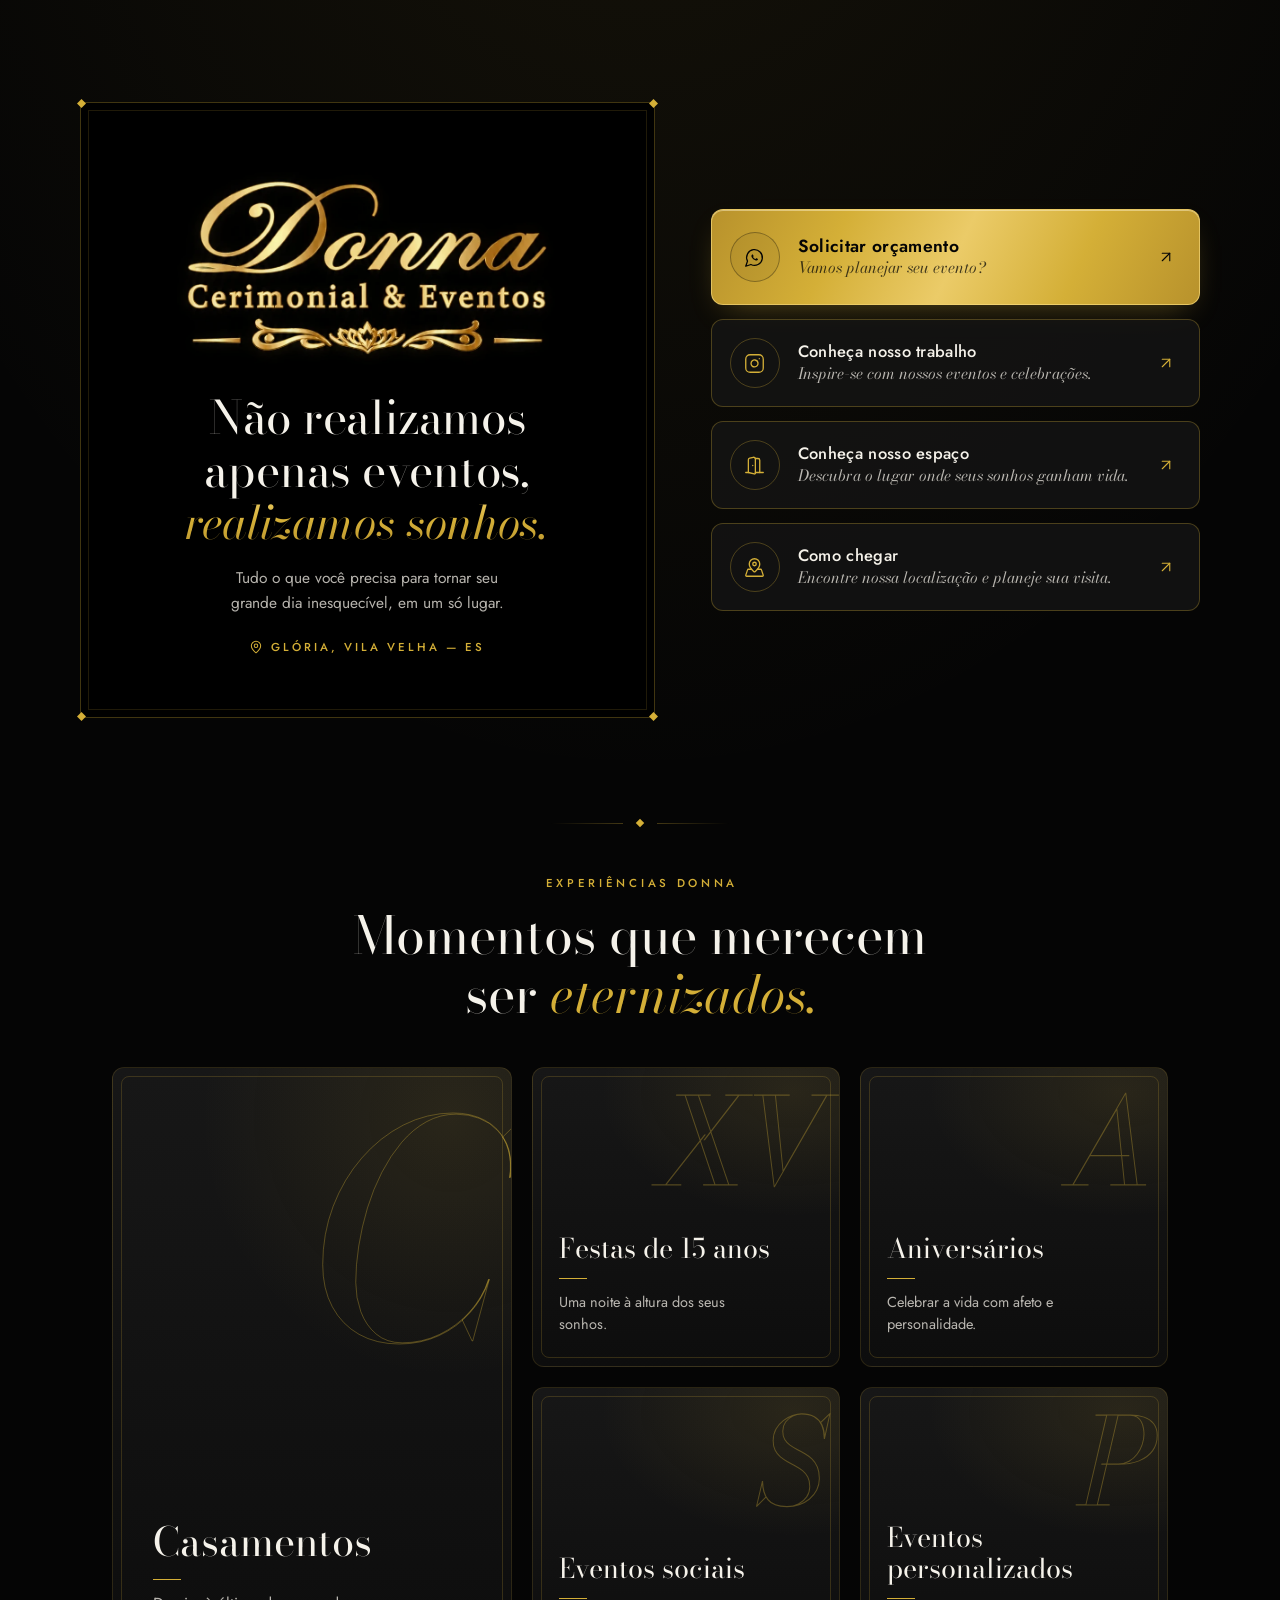
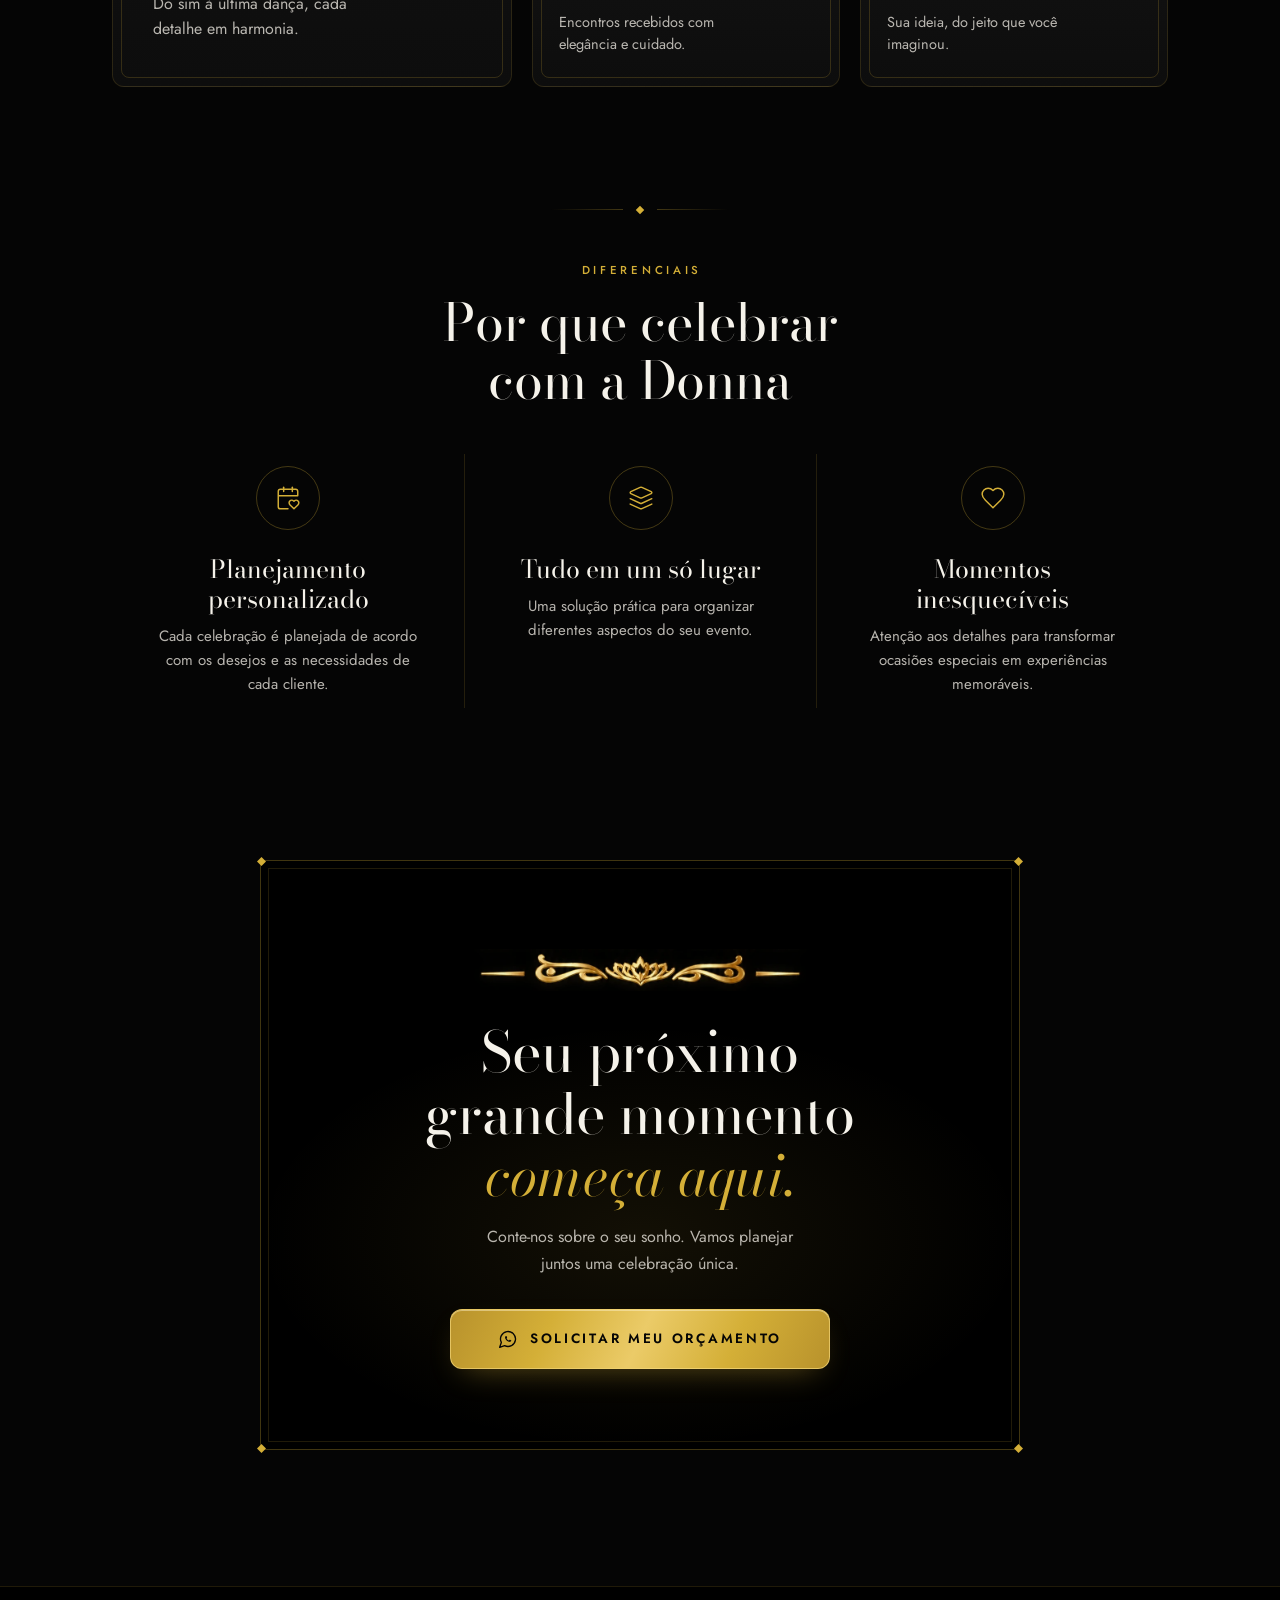
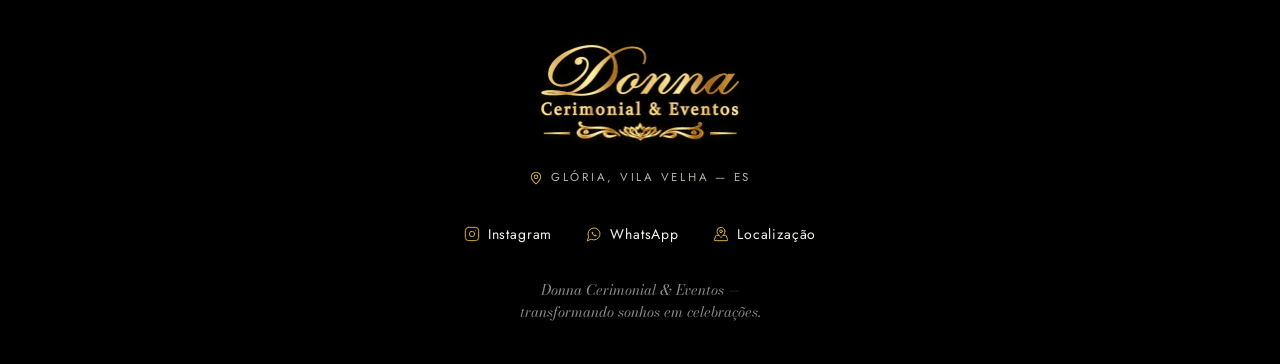
<file: index.html>
<!doctype html>
<html lang="pt-BR">
<head>
  <meta charset="utf-8">
  <meta name="viewport" content="width=device-width, initial-scale=1, viewport-fit=cover">
  <title>Donna Cerimonial &amp; Eventos | Celebre seus sonhos</title>
  <meta name="description" content="Conheça a Donna Cerimonial &amp; Eventos, em Glória, Vila Velha — ES. Entre em contato, solicite seu orçamento e descubra como planejar uma celebração especial.">
  <meta name="theme-color" content="#050505">
  <meta name="color-scheme" content="dark">
  <meta name="format-detection" content="telephone=no">

  <!--
    Ao publicar em um domínio definitivo, troque os caminhos relativos abaixo
    por URLs absolutas (ex.: https://seudominio.com.br/assets/img/og-image.jpg)
    e descomente a linha canonical. Redes sociais exigem URL absoluta na imagem.
  -->
  <!-- <link rel="canonical" href="https://seudominio.com.br/"> -->
  <meta property="og:type" content="website">
  <meta property="og:locale" content="pt_BR">
  <meta property="og:site_name" content="Donna Cerimonial &amp; Eventos">
  <meta property="og:title" content="Donna Cerimonial &amp; Eventos | Celebre seus sonhos">
  <meta property="og:description" content="Conheça a Donna Cerimonial &amp; Eventos, em Glória, Vila Velha — ES. Entre em contato, solicite seu orçamento e descubra como planejar uma celebração especial.">
  <meta property="og:image" content="assets/img/og-image.jpg">
  <meta property="og:image:width" content="1200">
  <meta property="og:image:height" content="630">
  <meta property="og:image:alt" content="Donna Cerimonial &amp; Eventos — Não realizamos apenas eventos, realizamos sonhos.">
  <meta name="twitter:card" content="summary_large_image">
  <meta name="twitter:title" content="Donna Cerimonial &amp; Eventos | Celebre seus sonhos">
  <meta name="twitter:description" content="Conheça a Donna Cerimonial &amp; Eventos, em Glória, Vila Velha — ES. Solicite seu orçamento e planeje uma celebração especial.">
  <meta name="twitter:image" content="assets/img/og-image.jpg">

  <link rel="icon" href="favicon-32.png" sizes="32x32" type="image/png">
  <link rel="icon" href="icon-192.png" sizes="192x192" type="image/png">
  <link rel="apple-touch-icon" href="apple-touch-icon.png">

  <link rel="preload" href="assets/fonts/bodoni-moda-latin-opsz-normal.woff2" as="font" type="font/woff2" crossorigin>
  <link rel="preload" href="assets/fonts/bodoni-moda-latin-opsz-italic.woff2" as="font" type="font/woff2" crossorigin>
  <link rel="preload" href="assets/fonts/jost-latin-wght-normal.woff2" as="font" type="font/woff2" crossorigin>
  <link rel="preload" href="assets/img/logo-donna.webp" as="image" type="image/webp" fetchpriority="high">
  <link rel="stylesheet" href="assets/css/styles.css">

  <script>document.documentElement.classList.add('js');</script>

  <script type="application/ld+json">
  {
    "@context": "https://schema.org",
    "@type": "LocalBusiness",
    "name": "Donna Cerimonial & Eventos",
    "description": "Cerimonial e eventos: casamentos, festas de 15 anos, aniversários, eventos sociais e personalizados.",
    "slogan": "Não realizamos apenas eventos, realizamos sonhos.",
    "telephone": "+55 27 99788-0077",
    "address": {
      "@type": "PostalAddress",
      "addressLocality": "Vila Velha",
      "addressRegion": "ES",
      "addressCountry": "BR"
    },
    "areaServed": "Vila Velha — ES",
    "sameAs": ["https://www.instagram.com/donnacerimonial.eventos/"]
  }
  </script>

  <!--
    ANALYTICS / META PIXEL (desativados)
    Nenhum rastreamento é carregado nesta página. Para ativar, cole aqui o
    snippet oficial do Google Analytics 4 (gtag.js) e/ou do Meta Pixel, de
    preferência após obter o consentimento do visitante (LGPD).
    Os cliques em links com o atributo data-track já são encaminhados para
    gtag(), fbq() e window.dataLayer automaticamente quando eles existirem
    (veja assets/js/main.js).
  -->
</head>
<body>

  <!-- Biblioteca de ícones (Lucide, ISC) -->
  <svg class="sprite" aria-hidden="true" focusable="false">
    <symbol id="i-whatsapp" viewBox="0 0 24 24">
      <path d="M7.9 20A9 9 0 1 0 4 16.1L2 22Z"/>
      <path fill="currentColor" stroke="none" transform="translate(12.15 12.1) scale(.62) translate(-12 -12.2)" d="M17.472 14.382c-.297-.149-1.758-.867-2.03-.967-.273-.099-.471-.148-.67.15-.197.297-.767.966-.94 1.164-.173.199-.347.223-.644.075-.297-.15-1.255-.463-2.39-1.475-.883-.788-1.48-1.761-1.653-2.059-.173-.297-.018-.458.13-.606.134-.133.298-.347.446-.52.149-.174.198-.298.298-.497.099-.198.05-.371-.025-.52-.075-.149-.669-1.612-.916-2.207-.242-.579-.487-.5-.669-.51-.173-.008-.371-.01-.57-.01-.198 0-.52.074-.792.372-.272.297-1.04 1.016-1.04 2.479 0 1.462 1.065 2.875 1.213 3.074.149.198 2.096 3.2 5.077 4.487.709.306 1.262.489 1.694.625.712.227 1.36.195 1.871.118.571-.085 1.758-.719 2.006-1.413.248-.694.248-1.289.173-1.413-.074-.124-.272-.198-.57-.347z"/>
    </symbol>
    <symbol id="i-instagram" viewBox="0 0 24 24">
      <rect width="20" height="20" x="2" y="2" rx="5" ry="5"/>
      <path d="M16 11.37A4 4 0 1 1 12.63 8 4 4 0 0 1 16 11.37z"/>
      <line x1="17.5" x2="17.51" y1="6.5" y2="6.5"/>
    </symbol>
    <symbol id="i-door-open" viewBox="0 0 24 24">
      <path d="M13 4h3a2 2 0 0 1 2 2v14"/>
      <path d="M2 20h3"/>
      <path d="M13 20h9"/>
      <path d="M10 12v.01"/>
      <path d="M13 4.562v16.157a1 1 0 0 1-1.242.97L5 20V5.562a2 2 0 0 1 1.515-1.94l4-1A2 2 0 0 1 13 4.561Z"/>
    </symbol>
    <symbol id="i-map-pinned" viewBox="0 0 24 24">
      <path d="M18 8c0 3.613-3.869 7.429-5.393 8.795a1 1 0 0 1-1.214 0C9.87 15.429 6 11.613 6 8a6 6 0 0 1 12 0"/>
      <circle cx="12" cy="8" r="2"/>
      <path d="M8.714 14h-3.71a1 1 0 0 0-.948.683l-2.004 6A1 1 0 0 0 3 22h18a1 1 0 0 0 .948-1.316l-2-6a1 1 0 0 0-.949-.684h-3.712"/>
    </symbol>
    <symbol id="i-map-pin" viewBox="0 0 24 24">
      <path d="M20 10c0 4.993-5.539 10.193-7.399 11.799a1 1 0 0 1-1.202 0C9.539 20.193 4 14.993 4 10a8 8 0 0 1 16 0"/>
      <circle cx="12" cy="10" r="3"/>
    </symbol>
    <symbol id="i-arrow-up-right" viewBox="0 0 24 24">
      <path d="M7 7h10v10"/>
      <path d="M7 17 17 7"/>
    </symbol>
    <symbol id="i-calendar-heart" viewBox="0 0 24 24">
      <path d="M3 10h18V6a2 2 0 0 0-2-2H5a2 2 0 0 0-2 2v14a2 2 0 0 0 2 2h7"/>
      <path d="M8 2v4"/>
      <path d="M16 2v4"/>
      <path d="M21.29 14.7a2.43 2.43 0 0 0-2.65-.52c-.3.12-.57.3-.8.53l-.34.34-.35-.34a2.43 2.43 0 0 0-2.65-.53c-.3.12-.56.3-.79.53-.95.94-1 2.53.2 3.74L17.5 22l3.6-3.55c1.2-1.21 1.14-2.8.19-3.74Z"/>
    </symbol>
    <symbol id="i-layers" viewBox="0 0 24 24">
      <path d="m12.83 2.18a2 2 0 0 0-1.66 0L2.6 6.08a1 1 0 0 0 0 1.83l8.58 3.91a2 2 0 0 0 1.66 0l8.58-3.9a1 1 0 0 0 0-1.83Z"/>
      <path d="m22 17.65-9.17 4.16a2 2 0 0 1-1.66 0L2 17.65"/>
      <path d="m22 12.65-9.17 4.16a2 2 0 0 1-1.66 0L2 12.65"/>
    </symbol>
    <symbol id="i-heart" viewBox="0 0 24 24">
      <path d="M19 14c1.49-1.46 3-3.21 3-5.5A5.5 5.5 0 0 0 16.5 3c-1.76 0-3 .5-4.5 2-1.5-1.5-2.74-2-4.5-2A5.5 5.5 0 0 0 2 8.5c0 2.3 1.5 4.05 3 5.5l7 7Z"/>
    </symbol>

  </svg>

  <main id="conteudo">

    <!-- 1 · APRESENTAÇÃO -->
    <section class="hero" aria-labelledby="marca">
      <div class="hero__spread">

        <div class="invite frame">

          <!-- Logo original, sem alterações (apenas recortada). A sombra preta do arquivo se funde ao fundo preto. -->
          <h1 class="brand" id="marca">
            <img class="brand__logo" src="assets/img/logo-donna.webp" alt="Donna Cerimonial &amp; Eventos" width="843" height="432" fetchpriority="high" decoding="async">
          </h1>

          <p class="invite__headline">
            Não realizamos apenas eventos, <em class="foil">realizamos sonhos.</em>
          </p>

          <p class="invite__lead">Tudo o que você precisa para tornar seu grande dia inesquecível, em um só lugar.</p>

          <p class="invite__place">
            <svg class="icon" aria-hidden="true"><use href="#i-map-pin"/></svg>
            Glória, Vila Velha — ES
          </p>
        </div>

        <!-- 2 · LINKS PRINCIPAIS -->
        <nav class="links" aria-label="Contato e localização">
          <ul class="links__list">
            <li>
              <a class="link link--primary" data-track="whatsapp_orcamento_topo"
                 href="https://api.whatsapp.com/send/?phone=5527997880077&amp;text=Ol%C3%A1!%20Conheci%20a%20Donna%20Cerimonial%20%26%20Eventos%20pelo%20Instagram%20e%20gostaria%20de%20solicitar%20um%20or%C3%A7amento%20para%20meu%20evento.&amp;type=phone_number&amp;app_absent=0"
                 target="_blank" rel="noopener">
                <span class="link__icon"><svg class="icon" aria-hidden="true"><use href="#i-whatsapp"/></svg></span>
                <span class="link__text">
                  <span class="link__title">Solicitar orçamento</span>
                  <span class="link__hint">Vamos planejar seu evento?</span>
                </span>
                <svg class="icon link__arrow" aria-hidden="true"><use href="#i-arrow-up-right"/></svg>
                <span class="sr-only">(abre o WhatsApp)</span>
              </a>
            </li>
            <li>
              <a class="link" data-track="instagram_trabalho"
                 href="https://www.instagram.com/donnacerimonial.eventos/"
                 target="_blank" rel="noopener">
                <span class="link__icon"><svg class="icon" aria-hidden="true"><use href="#i-instagram"/></svg></span>
                <span class="link__text">
                  <span class="link__title">Conheça nosso trabalho</span>
                  <span class="link__hint">Inspire-se com nossos eventos e celebrações.</span>
                </span>
                <svg class="icon link__arrow" aria-hidden="true"><use href="#i-arrow-up-right"/></svg>
                <span class="sr-only">(abre o Instagram)</span>
              </a>
            </li>
            <li>
              <a class="link" data-track="google_espaco"
                 href="https://share.google/H26QlBT8dR2Lc7eBj"
                 target="_blank" rel="noopener">
                <span class="link__icon"><svg class="icon" aria-hidden="true"><use href="#i-door-open"/></svg></span>
                <span class="link__text">
                  <span class="link__title">Conheça nosso espaço</span>
                  <span class="link__hint">Descubra o lugar onde seus sonhos ganham vida.</span>
                </span>
                <svg class="icon link__arrow" aria-hidden="true"><use href="#i-arrow-up-right"/></svg>
                <span class="sr-only">(abre o Google)</span>
              </a>
            </li>
            <li>
              <a class="link" data-track="google_como_chegar"
                 href="https://share.google/H26QlBT8dR2Lc7eBj"
                 target="_blank" rel="noopener">
                <span class="link__icon"><svg class="icon" aria-hidden="true"><use href="#i-map-pinned"/></svg></span>
                <span class="link__text">
                  <span class="link__title">Como chegar</span>
                  <span class="link__hint">Encontre nossa localização e planeje sua visita.</span>
                </span>
                <svg class="icon link__arrow" aria-hidden="true"><use href="#i-arrow-up-right"/></svg>
                <span class="sr-only">(abre o Google)</span>
              </a>
            </li>
          </ul>
        </nav>

      </div>
    </section>

    <div class="rule" aria-hidden="true" data-reveal><span></span></div>

    <!-- 3 · EXPERIÊNCIAS DONNA -->
    <section class="experiences" aria-labelledby="experiencias-titulo">
      <header class="section-head" data-reveal>
        <p class="eyebrow">Experiências Donna</p>
        <h2 class="section-title" id="experiencias-titulo">Momentos que merecem ser <em>eternizados.</em></h2>
      </header>

      <!--
        FOTOS: para exibir uma fotografia real em um cartão, coloque o arquivo em
        assets/img/eventos/ e descomente o <img> dentro de .moment__media.
        Formato recomendado: WebP ou JPG, 1200 × 1500 px (retrato 4:5), até ~250 KB.
        Sem foto, o cartão mantém a composição tipográfica com monograma.
      -->
      <section class="moments" aria-label="Tipos de evento" tabindex="0" data-reveal-group>
        <ul class="moments__list">
          <li class="moment moment--feature" style="--i:0">
            <div class="moment__media">
              <!-- <img src="assets/img/eventos/casamentos.webp" alt="Descreva a foto real do casamento" width="1200" height="1500" loading="lazy" decoding="async"> -->
            </div>
            <span class="moment__mono" aria-hidden="true">C</span>
            <div class="moment__body">
              <h3 class="moment__title">Casamentos</h3>
              <p class="moment__text">Do sim à última dança, cada detalhe em harmonia.</p>
            </div>
          </li>
          <li class="moment" style="--i:1">
            <div class="moment__media">
              <!-- <img src="assets/img/eventos/15-anos.webp" alt="Descreva a foto real da festa de 15 anos" width="1200" height="1500" loading="lazy" decoding="async"> -->
            </div>
            <span class="moment__mono" aria-hidden="true">XV</span>
            <div class="moment__body">
              <h3 class="moment__title">Festas de 15 anos</h3>
              <p class="moment__text">Uma noite à altura dos seus sonhos.</p>
            </div>
          </li>
          <li class="moment" style="--i:2">
            <div class="moment__media">
              <!-- <img src="assets/img/eventos/aniversarios.webp" alt="Descreva a foto real do aniversário" width="1200" height="1500" loading="lazy" decoding="async"> -->
            </div>
            <span class="moment__mono" aria-hidden="true">A</span>
            <div class="moment__body">
              <h3 class="moment__title">Aniversários</h3>
              <p class="moment__text">Celebrar a vida com afeto e personalidade.</p>
            </div>
          </li>
          <li class="moment" style="--i:3">
            <div class="moment__media">
              <!-- <img src="assets/img/eventos/eventos-sociais.webp" alt="Descreva a foto real do evento social" width="1200" height="1500" loading="lazy" decoding="async"> -->
            </div>
            <span class="moment__mono" aria-hidden="true">S</span>
            <div class="moment__body">
              <h3 class="moment__title">Eventos sociais</h3>
              <p class="moment__text">Encontros recebidos com elegância e cuidado.</p>
            </div>
          </li>
          <li class="moment" style="--i:4">
            <div class="moment__media">
              <!-- <img src="assets/img/eventos/personalizados.webp" alt="Descreva a foto real do evento personalizado" width="1200" height="1500" loading="lazy" decoding="async"> -->
            </div>
            <span class="moment__mono" aria-hidden="true">P</span>
            <div class="moment__body">
              <h3 class="moment__title">Eventos personalizados</h3>
              <p class="moment__text">Sua ideia, do jeito que você imaginou.</p>
            </div>
          </li>
        </ul>
      </section>

      <p class="experiences__more" data-reveal>
        <a class="text-link" data-track="instagram_experiencias" href="https://www.instagram.com/donnacerimonial.eventos/" target="_blank" rel="noopener">
          Veja mais no Instagram
          <svg class="icon" aria-hidden="true"><use href="#i-arrow-up-right"/></svg>
        </a>
      </p>
    </section>

    <div class="rule" aria-hidden="true" data-reveal><span></span></div>

    <!-- 4 · DIFERENCIAIS -->
    <section class="values" aria-labelledby="diferenciais-titulo">
      <header class="section-head" data-reveal>
        <p class="eyebrow">Diferenciais</p>
        <h2 class="section-title" id="diferenciais-titulo">Por que celebrar com a Donna</h2>
      </header>

      <ul class="values__list">
        <li class="value" data-reveal style="--i:0">
          <span class="value__icon"><svg class="icon" aria-hidden="true"><use href="#i-calendar-heart"/></svg></span>
          <h3 class="value__title">Planejamento personalizado</h3>
          <p class="value__text">Cada celebração é planejada de acordo com os desejos e as necessidades de cada cliente.</p>
        </li>
        <li class="value" data-reveal style="--i:1">
          <span class="value__icon"><svg class="icon" aria-hidden="true"><use href="#i-layers"/></svg></span>
          <h3 class="value__title">Tudo em um só lugar</h3>
          <p class="value__text">Uma solução prática para organizar diferentes aspectos do seu evento.</p>
        </li>
        <li class="value" data-reveal style="--i:2">
          <span class="value__icon"><svg class="icon" aria-hidden="true"><use href="#i-heart"/></svg></span>
          <h3 class="value__title">Momentos inesquecíveis</h3>
          <p class="value__text">Atenção aos detalhes para transformar ocasiões especiais em experiências memoráveis.</p>
        </li>
      </ul>
    </section>

    <!-- 5 · CHAMADA FINAL -->
    <section class="closing" aria-labelledby="chamada-titulo">
      <div class="closing__inner frame">
        <img class="closing__ornament" src="assets/img/logo-ornamento.webp" alt="" width="827" height="104" loading="lazy" decoding="async" data-reveal>
        <h2 class="closing__title" id="chamada-titulo" data-reveal style="--i:1">Seu próximo grande momento <em>começa aqui.</em></h2>
        <p class="closing__text" data-reveal style="--i:2">Conte-nos sobre o seu sonho. Vamos planejar juntos uma celebração única.</p>
        <div data-reveal style="--i:3">
          <a class="cta" data-track="whatsapp_orcamento_final"
             href="https://api.whatsapp.com/send/?phone=5527997880077&amp;text=Ol%C3%A1!%20Conheci%20a%20Donna%20Cerimonial%20%26%20Eventos%20pelo%20Instagram%20e%20gostaria%20de%20solicitar%20um%20or%C3%A7amento%20para%20meu%20evento.&amp;type=phone_number&amp;app_absent=0"
             target="_blank" rel="noopener">
            <svg class="icon" aria-hidden="true"><use href="#i-whatsapp"/></svg>
            <span>Solicitar meu orçamento</span>
            <span class="sr-only">(abre o WhatsApp)</span>
          </a>
        </div>
      </div>
    </section>
  </main>

  <!-- 6 · RODAPÉ -->
  <footer class="footer">
    <img class="footer__logo" src="assets/img/logo-donna.webp" alt="Donna Cerimonial &amp; Eventos" width="843" height="432" loading="lazy" decoding="async">

    <p class="footer__place">
      <svg class="icon" aria-hidden="true"><use href="#i-map-pin"/></svg>
      Glória, Vila Velha — ES
    </p>

    <ul class="footer__links">
      <li>
        <a data-track="instagram_rodape" href="https://www.instagram.com/donnacerimonial.eventos/" target="_blank" rel="noopener">
          <svg class="icon" aria-hidden="true"><use href="#i-instagram"/></svg>Instagram
        </a>
      </li>
      <li>
        <a data-track="whatsapp_rodape" href="https://api.whatsapp.com/send/?phone=5527997880077&amp;text=Ol%C3%A1!%20Conheci%20a%20Donna%20Cerimonial%20%26%20Eventos%20pelo%20Instagram%20e%20gostaria%20de%20solicitar%20um%20or%C3%A7amento%20para%20meu%20evento.&amp;type=phone_number&amp;app_absent=0" target="_blank" rel="noopener">
          <svg class="icon" aria-hidden="true"><use href="#i-whatsapp"/></svg>WhatsApp
        </a>
      </li>
      <li>
        <a data-track="google_rodape" href="https://share.google/H26QlBT8dR2Lc7eBj" target="_blank" rel="noopener">
          <svg class="icon" aria-hidden="true"><use href="#i-map-pinned"/></svg>Localização
        </a>
      </li>
    </ul>

    <p class="footer__note">Donna Cerimonial &amp; Eventos — transformando sonhos em celebrações.</p>
  </footer>

  <script src="assets/js/main.js" defer></script>
</body>
</html>
</file>
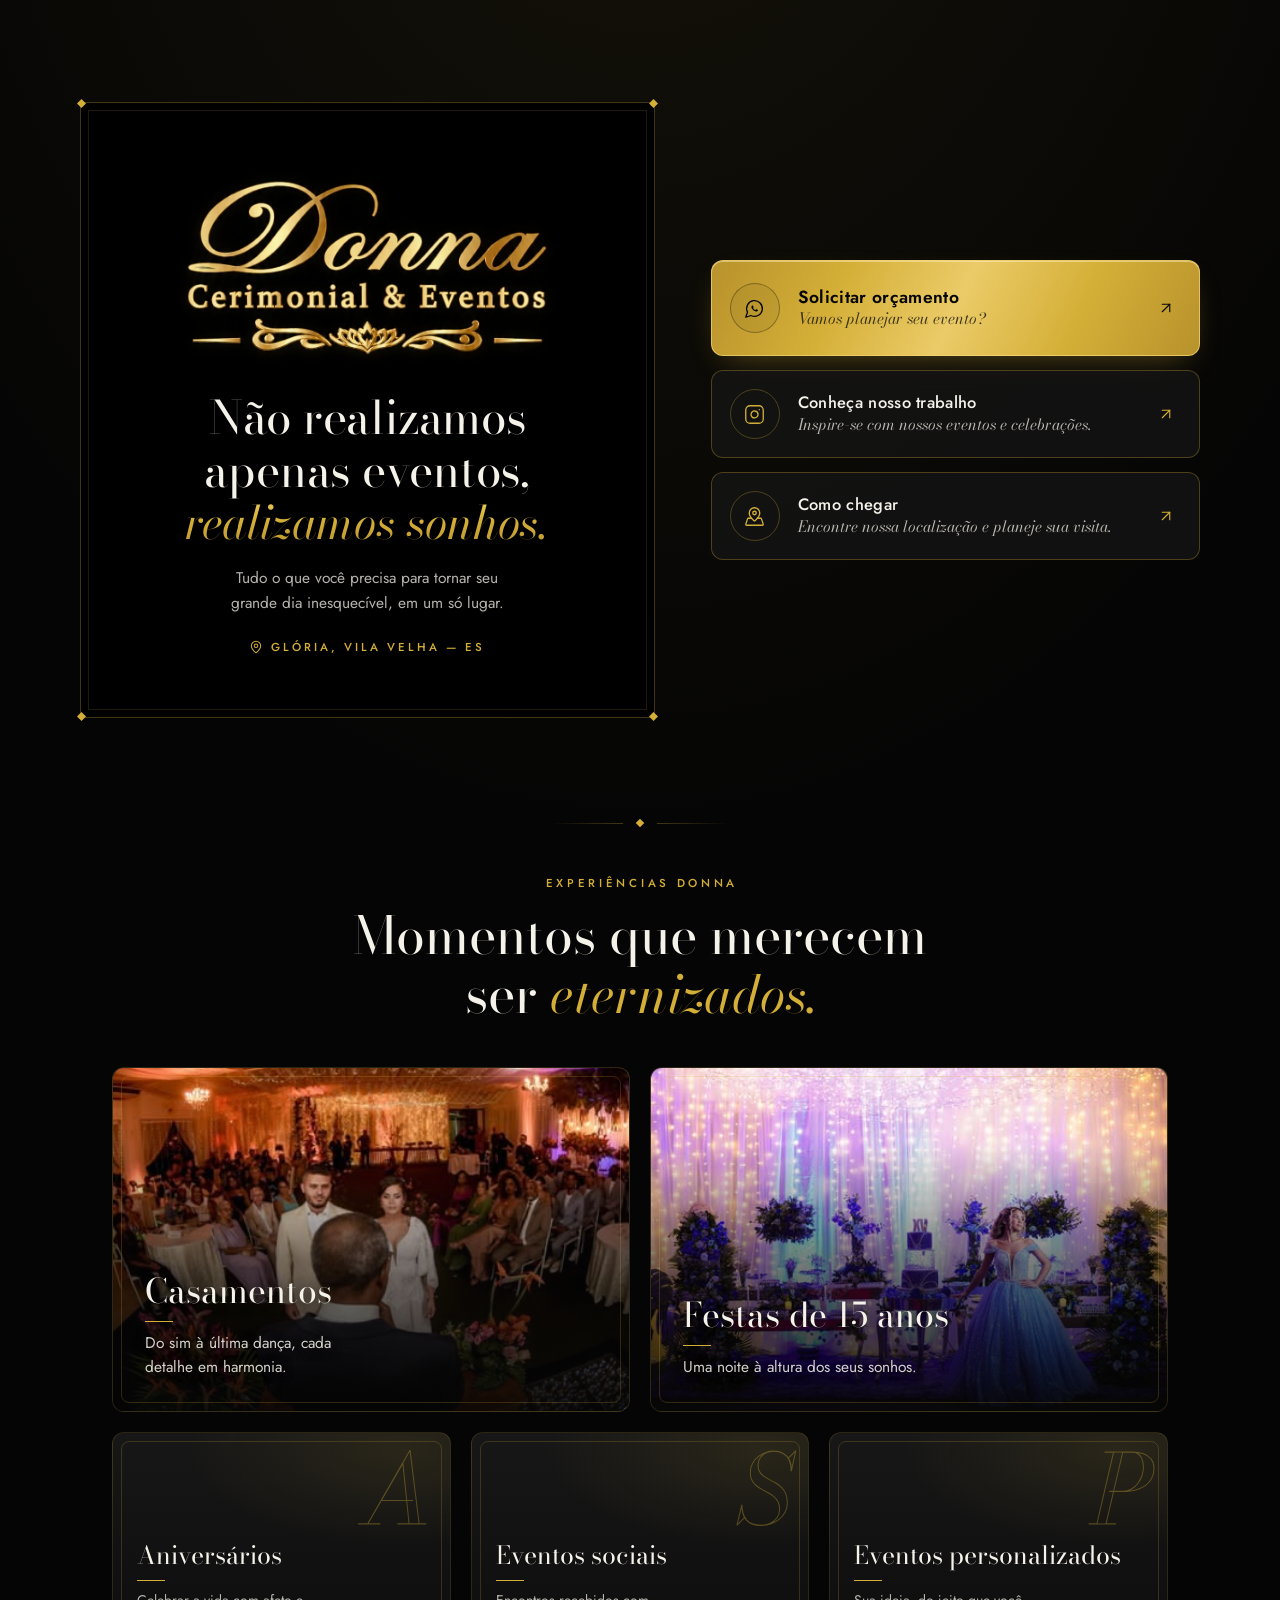
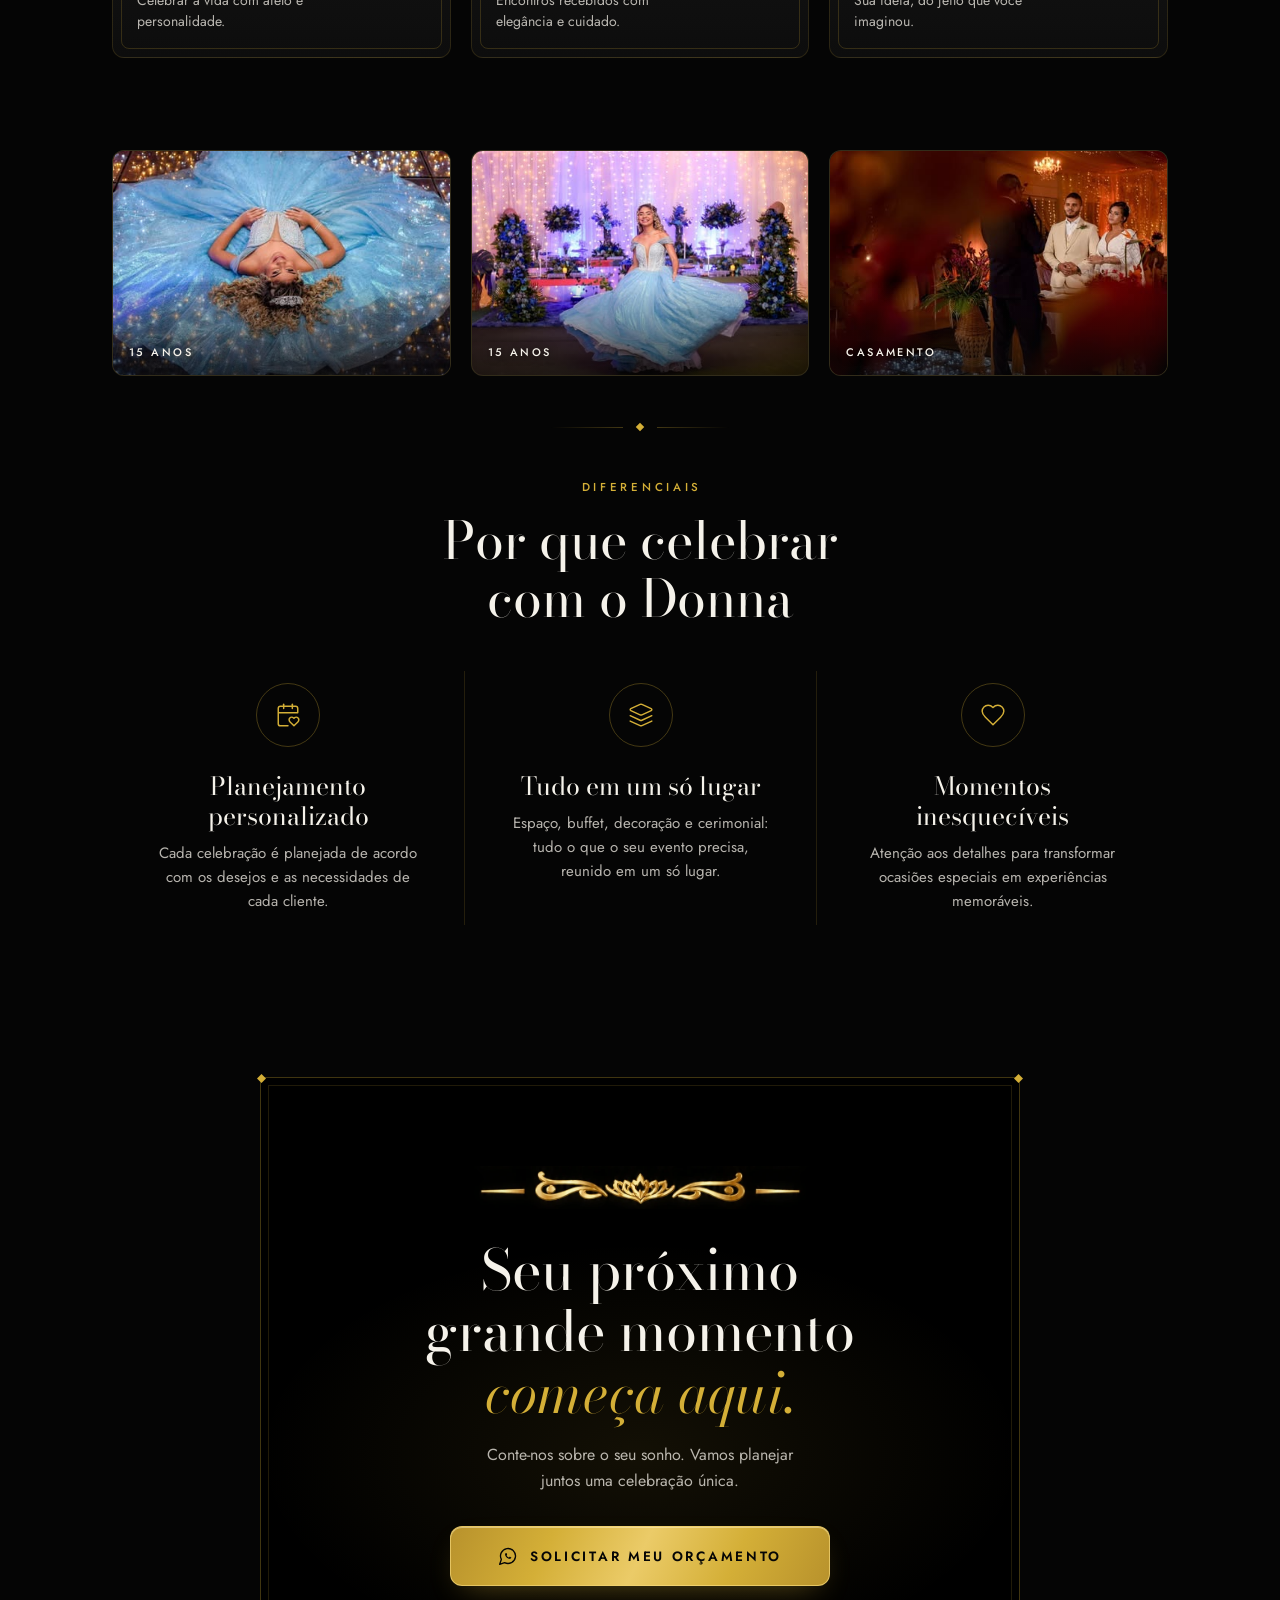
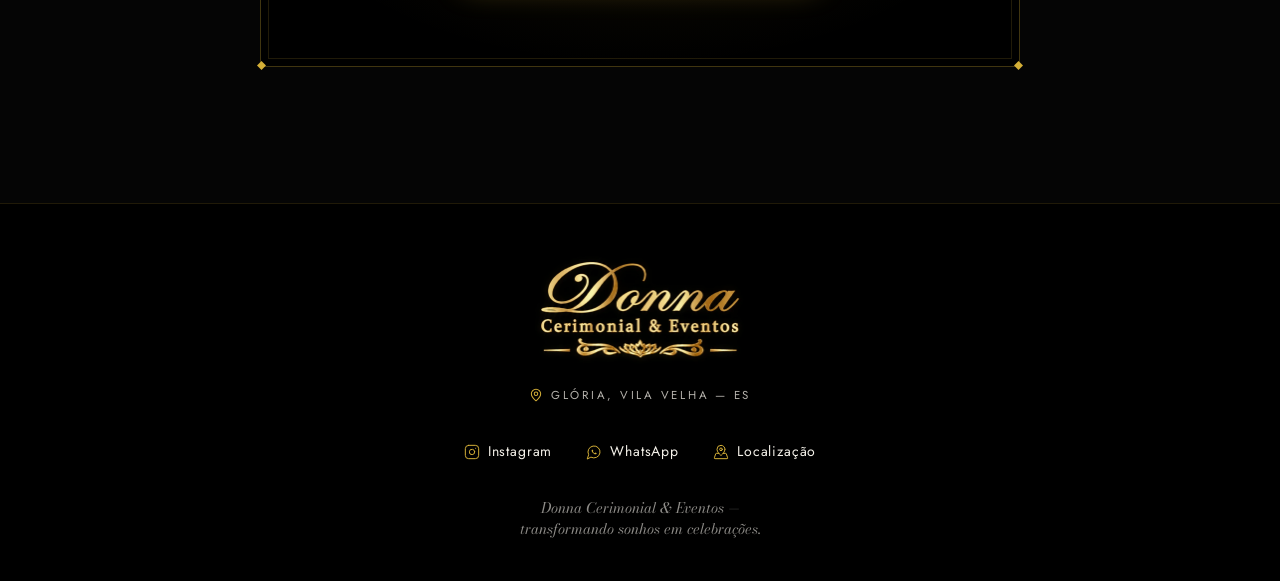
<file: public/index.html>
<!doctype html>
<html lang="pt-BR">
<head>
  <meta charset="utf-8">
  <meta name="viewport" content="width=device-width, initial-scale=1, viewport-fit=cover">
  <title>Donna Cerimonial &amp; Eventos | Celebre seus sonhos</title>
  <meta name="description" content="Conheça a Donna Cerimonial &amp; Eventos, em Glória, Vila Velha — ES. Entre em contato, solicite seu orçamento e descubra como planejar uma celebração especial.">
  <meta name="theme-color" content="#050505">
  <meta name="color-scheme" content="dark">
  <meta name="format-detection" content="telephone=no">

  <!--
    Endereço publicado: https://donna-cerimonial.pages.dev/
    Se a página passar a usar um domínio próprio, troque este endereço nas
    linhas canonical, og:url, og:image, twitter:image e no JSON-LD abaixo.
  -->
  <link rel="canonical" href="https://donna-cerimonial.pages.dev/">
  <meta property="og:type" content="website">
  <meta property="og:url" content="https://donna-cerimonial.pages.dev/">
  <meta property="og:locale" content="pt_BR">
  <meta property="og:site_name" content="Donna Cerimonial &amp; Eventos">
  <meta property="og:title" content="Donna Cerimonial &amp; Eventos | Celebre seus sonhos">
  <meta property="og:description" content="Conheça a Donna Cerimonial &amp; Eventos, em Glória, Vila Velha — ES. Entre em contato, solicite seu orçamento e descubra como planejar uma celebração especial.">
  <meta property="og:image" content="https://donna-cerimonial.pages.dev/assets/img/og-image.jpg">
  <meta property="og:image:width" content="1200">
  <meta property="og:image:height" content="630">
  <meta property="og:image:alt" content="Donna Cerimonial &amp; Eventos — Não realizamos apenas eventos, realizamos sonhos.">
  <meta name="twitter:card" content="summary_large_image">
  <meta name="twitter:title" content="Donna Cerimonial &amp; Eventos | Celebre seus sonhos">
  <meta name="twitter:description" content="Conheça a Donna Cerimonial &amp; Eventos, em Glória, Vila Velha — ES. Solicite seu orçamento e planeje uma celebração especial.">
  <meta name="twitter:image" content="https://donna-cerimonial.pages.dev/assets/img/og-image.jpg">

  <link rel="icon" href="favicon-32.png" sizes="32x32" type="image/png">
  <link rel="icon" href="icon-192.png" sizes="192x192" type="image/png">
  <link rel="apple-touch-icon" href="apple-touch-icon.png">

  <link rel="preload" href="assets/fonts/bodoni-moda-latin-opsz-normal.woff2" as="font" type="font/woff2" crossorigin>
  <link rel="preload" href="assets/fonts/bodoni-moda-latin-opsz-italic.woff2" as="font" type="font/woff2" crossorigin>
  <link rel="preload" href="assets/fonts/jost-latin-wght-normal.woff2" as="font" type="font/woff2" crossorigin>
  <link rel="preload" href="assets/img/logo-donna.webp" as="image" type="image/webp" fetchpriority="high">
  <link rel="stylesheet" href="assets/css/styles.css">

  <script>document.documentElement.classList.add('js');</script>

  <script type="application/ld+json">
  {
    "@context": "https://schema.org",
    "@type": "LocalBusiness",
    "name": "Donna Cerimonial & Eventos",
    "url": "https://donna-cerimonial.pages.dev/",
    "logo": "https://donna-cerimonial.pages.dev/assets/img/logo-donna.webp",
    "image": "https://donna-cerimonial.pages.dev/assets/img/og-image.jpg",
    "description": "Espaço para eventos, buffet, decoração e cerimonial para casamentos, festas de 15 anos, aniversários, eventos sociais e personalizados.",
    "slogan": "Não realizamos apenas eventos, realizamos sonhos.",
    "telephone": "+55 27 99788-0077",
    "address": {
      "@type": "PostalAddress",
      "addressLocality": "Vila Velha",
      "addressRegion": "ES",
      "addressCountry": "BR"
    },
    "areaServed": "Vila Velha — ES",
    "sameAs": ["https://www.instagram.com/donnacerimonial.eventos/"]
  }
  </script>

  <!--
    ANALYTICS / META PIXEL (desativados)
    Nenhum rastreamento é carregado nesta página. Para ativar, cole aqui o
    snippet oficial do Google Analytics 4 (gtag.js) e/ou do Meta Pixel, de
    preferência após obter o consentimento do visitante (LGPD).
    Os cliques em links com o atributo data-track já são encaminhados para
    gtag(), fbq() e window.dataLayer automaticamente quando eles existirem
    (veja assets/js/main.js).
  -->
</head>
<body>

  <!-- Biblioteca de ícones (Lucide, ISC) -->
  <svg class="sprite" aria-hidden="true" focusable="false">
    <symbol id="i-whatsapp" viewBox="0 0 24 24">
      <path d="M7.9 20A9 9 0 1 0 4 16.1L2 22Z"/>
      <path fill="currentColor" stroke="none" transform="translate(12.15 12.1) scale(.62) translate(-12 -12.2)" d="M17.472 14.382c-.297-.149-1.758-.867-2.03-.967-.273-.099-.471-.148-.67.15-.197.297-.767.966-.94 1.164-.173.199-.347.223-.644.075-.297-.15-1.255-.463-2.39-1.475-.883-.788-1.48-1.761-1.653-2.059-.173-.297-.018-.458.13-.606.134-.133.298-.347.446-.52.149-.174.198-.298.298-.497.099-.198.05-.371-.025-.52-.075-.149-.669-1.612-.916-2.207-.242-.579-.487-.5-.669-.51-.173-.008-.371-.01-.57-.01-.198 0-.52.074-.792.372-.272.297-1.04 1.016-1.04 2.479 0 1.462 1.065 2.875 1.213 3.074.149.198 2.096 3.2 5.077 4.487.709.306 1.262.489 1.694.625.712.227 1.36.195 1.871.118.571-.085 1.758-.719 2.006-1.413.248-.694.248-1.289.173-1.413-.074-.124-.272-.198-.57-.347z"/>
    </symbol>
    <symbol id="i-instagram" viewBox="0 0 24 24">
      <rect width="20" height="20" x="2" y="2" rx="5" ry="5"/>
      <path d="M16 11.37A4 4 0 1 1 12.63 8 4 4 0 0 1 16 11.37z"/>
      <line x1="17.5" x2="17.51" y1="6.5" y2="6.5"/>
    </symbol>
    <symbol id="i-map-pinned" viewBox="0 0 24 24">
      <path d="M18 8c0 3.613-3.869 7.429-5.393 8.795a1 1 0 0 1-1.214 0C9.87 15.429 6 11.613 6 8a6 6 0 0 1 12 0"/>
      <circle cx="12" cy="8" r="2"/>
      <path d="M8.714 14h-3.71a1 1 0 0 0-.948.683l-2.004 6A1 1 0 0 0 3 22h18a1 1 0 0 0 .948-1.316l-2-6a1 1 0 0 0-.949-.684h-3.712"/>
    </symbol>
    <symbol id="i-map-pin" viewBox="0 0 24 24">
      <path d="M20 10c0 4.993-5.539 10.193-7.399 11.799a1 1 0 0 1-1.202 0C9.539 20.193 4 14.993 4 10a8 8 0 0 1 16 0"/>
      <circle cx="12" cy="10" r="3"/>
    </symbol>
    <symbol id="i-arrow-up-right" viewBox="0 0 24 24">
      <path d="M7 7h10v10"/>
      <path d="M7 17 17 7"/>
    </symbol>
    <symbol id="i-calendar-heart" viewBox="0 0 24 24">
      <path d="M3 10h18V6a2 2 0 0 0-2-2H5a2 2 0 0 0-2 2v14a2 2 0 0 0 2 2h7"/>
      <path d="M8 2v4"/>
      <path d="M16 2v4"/>
      <path d="M21.29 14.7a2.43 2.43 0 0 0-2.65-.52c-.3.12-.57.3-.8.53l-.34.34-.35-.34a2.43 2.43 0 0 0-2.65-.53c-.3.12-.56.3-.79.53-.95.94-1 2.53.2 3.74L17.5 22l3.6-3.55c1.2-1.21 1.14-2.8.19-3.74Z"/>
    </symbol>
    <symbol id="i-layers" viewBox="0 0 24 24">
      <path d="m12.83 2.18a2 2 0 0 0-1.66 0L2.6 6.08a1 1 0 0 0 0 1.83l8.58 3.91a2 2 0 0 0 1.66 0l8.58-3.9a1 1 0 0 0 0-1.83Z"/>
      <path d="m22 17.65-9.17 4.16a2 2 0 0 1-1.66 0L2 17.65"/>
      <path d="m22 12.65-9.17 4.16a2 2 0 0 1-1.66 0L2 12.65"/>
    </symbol>
    <symbol id="i-heart" viewBox="0 0 24 24">
      <path d="M19 14c1.49-1.46 3-3.21 3-5.5A5.5 5.5 0 0 0 16.5 3c-1.76 0-3 .5-4.5 2-1.5-1.5-2.74-2-4.5-2A5.5 5.5 0 0 0 2 8.5c0 2.3 1.5 4.05 3 5.5l7 7Z"/>
    </symbol>

  </svg>

  <main id="conteudo">

    <!-- 1 · APRESENTAÇÃO -->
    <section class="hero" aria-labelledby="marca">
      <div class="hero__spread">

        <div class="invite frame">

          <!-- Logo original, sem alterações (apenas recortada). A sombra preta do arquivo se funde ao fundo preto. -->
          <h1 class="brand" id="marca">
            <img class="brand__logo" src="assets/img/logo-donna.webp" alt="Donna Cerimonial &amp; Eventos" width="843" height="432" fetchpriority="high" decoding="async">
          </h1>

          <p class="invite__headline">
            Não realizamos apenas eventos, <em class="foil">realizamos sonhos.</em>
          </p>

          <p class="invite__lead">Tudo o que você precisa para tornar seu grande dia inesquecível, em um só lugar.</p>

          <p class="invite__place">
            <svg class="icon" aria-hidden="true"><use href="#i-map-pin"/></svg>
            Glória, Vila Velha — ES
          </p>
        </div>

        <!-- 2 · LINKS PRINCIPAIS -->
        <nav class="links" aria-label="Contato e localização">
          <ul class="links__list">
            <li>
              <a class="link link--primary" data-track="whatsapp_orcamento_topo"
                 href="https://api.whatsapp.com/send/?phone=5527997880077&amp;text=Ol%C3%A1!%20Conheci%20a%20Donna%20Cerimonial%20%26%20Eventos%20pelo%20Instagram%20e%20gostaria%20de%20solicitar%20um%20or%C3%A7amento%20para%20meu%20evento.&amp;type=phone_number&amp;app_absent=0"
                 target="_blank" rel="noopener">
                <span class="link__icon"><svg class="icon" aria-hidden="true"><use href="#i-whatsapp"/></svg></span>
                <span class="link__text">
                  <span class="link__title">Solicitar orçamento</span>
                  <span class="link__hint">Vamos planejar seu evento?</span>
                </span>
                <svg class="icon link__arrow" aria-hidden="true"><use href="#i-arrow-up-right"/></svg>
                <span class="sr-only">(abre o WhatsApp)</span>
              </a>
            </li>
            <li>
              <a class="link" data-track="instagram_trabalho"
                 href="https://www.instagram.com/donnacerimonial.eventos/"
                 target="_blank" rel="noopener">
                <span class="link__icon"><svg class="icon" aria-hidden="true"><use href="#i-instagram"/></svg></span>
                <span class="link__text">
                  <span class="link__title">Conheça nosso trabalho</span>
                  <span class="link__hint">Inspire-se com nossos eventos e celebrações.</span>
                </span>
                <svg class="icon link__arrow" aria-hidden="true"><use href="#i-arrow-up-right"/></svg>
                <span class="sr-only">(abre o Instagram)</span>
              </a>
            </li>
            <li>
              <a class="link" data-track="google_como_chegar"
                 href="https://share.google/H26QlBT8dR2Lc7eBj"
                 target="_blank" rel="noopener">
                <span class="link__icon"><svg class="icon" aria-hidden="true"><use href="#i-map-pinned"/></svg></span>
                <span class="link__text">
                  <span class="link__title">Como chegar</span>
                  <span class="link__hint">Encontre nossa localização e planeje sua visita.</span>
                </span>
                <svg class="icon link__arrow" aria-hidden="true"><use href="#i-arrow-up-right"/></svg>
                <span class="sr-only">(abre o Google)</span>
              </a>
            </li>
          </ul>
        </nav>

      </div>
    </section>

    <div class="rule" aria-hidden="true" data-reveal><span></span></div>

    <!-- 3 · EXPERIÊNCIAS DONNA -->
    <section class="experiences" aria-labelledby="experiencias-titulo">
      <header class="section-head" data-reveal>
        <p class="eyebrow">Experiências Donna</p>
        <h2 class="section-title" id="experiencias-titulo">Momentos que merecem ser <em>eternizados.</em></h2>
      </header>

      <!--
        FOTOS: cada cartão aceita uma fotografia real dentro de .moment__media
        (arquivo em assets/img/eventos/, formato paisagem 3:2). Ao adicionar uma foto,
        acrescente também a classe "moment--photo" ao <li>.
        Sem foto, o cartão mantém a composição tipográfica com monograma.
      -->
      <section class="moments" aria-label="Tipos de evento" tabindex="0" data-reveal-group>
        <ul class="moments__list">
          <li class="moment moment--photo" style="--i:0">
            <div class="moment__media">
              <img src="assets/img/eventos/casamento-convidados.jpg" alt="Cerimônia de casamento vista do altar: noivos diante do celebrante, com convidados e salão iluminado por lustres" width="429" height="294" loading="lazy" decoding="async">
            </div>
            <span class="moment__mono" aria-hidden="true">C</span>
            <div class="moment__body">
              <h3 class="moment__title">Casamentos</h3>
              <p class="moment__text">Do sim à última dança, cada detalhe em harmonia.</p>
            </div>
          </li>
          <li class="moment moment--photo" style="--i:1">
            <div class="moment__media">
              <img src="assets/img/eventos/15-anos-decoracao.jpg" alt="Debutante de vestido azul diante da decoração da festa de 15 anos, com flores azuis e cortina de luzes" width="480" height="329" loading="lazy" decoding="async" style="object-position: 64% 50%">
            </div>
            <span class="moment__mono" aria-hidden="true">XV</span>
            <div class="moment__body">
              <h3 class="moment__title">Festas de 15 anos</h3>
              <p class="moment__text">Uma noite à altura dos seus sonhos.</p>
            </div>
          </li>
          <li class="moment" style="--i:2">
            <div class="moment__media">
              <!-- <img src="assets/img/eventos/aniversario.jpg" alt="Descreva a foto real do aniversário" width="1200" height="800" loading="lazy" decoding="async"> -->
            </div>
            <span class="moment__mono" aria-hidden="true">A</span>
            <div class="moment__body">
              <h3 class="moment__title">Aniversários</h3>
              <p class="moment__text">Celebrar a vida com afeto e personalidade.</p>
            </div>
          </li>
          <li class="moment" style="--i:3">
            <div class="moment__media">
              <!-- <img src="assets/img/eventos/evento-social.jpg" alt="Descreva a foto real do evento social" width="1200" height="800" loading="lazy" decoding="async"> -->
            </div>
            <span class="moment__mono" aria-hidden="true">S</span>
            <div class="moment__body">
              <h3 class="moment__title">Eventos sociais</h3>
              <p class="moment__text">Encontros recebidos com elegância e cuidado.</p>
            </div>
          </li>
          <li class="moment" style="--i:4">
            <div class="moment__media">
              <!-- <img src="assets/img/eventos/evento-personalizado.jpg" alt="Descreva a foto real do evento personalizado" width="1200" height="800" loading="lazy" decoding="async"> -->
            </div>
            <span class="moment__mono" aria-hidden="true">P</span>
            <div class="moment__body">
              <h3 class="moment__title">Eventos personalizados</h3>
              <p class="moment__text">Sua ideia, do jeito que você imaginou.</p>
            </div>
          </li>
        </ul>
      </section>

      <!-- Galeria: registros reais de eventos da Donna -->
      <h3 class="gallery__title" data-reveal>Registros de celebrações Donna</h3>
      <div class="gallery" data-reveal-group>
        <ul class="gallery__list">
          <li class="gallery__item" style="--i:0">
            <figure>
              <img src="assets/img/eventos/15-anos-vestido-luzes.jpg" alt="Debutante deitada sobre o vestido azul cintilante, cercada de luzes" width="452" height="273" loading="lazy" decoding="async">
              <figcaption>15 anos</figcaption>
            </figure>
          </li>
          <li class="gallery__item" style="--i:1">
            <figure>
              <img src="assets/img/eventos/15-anos-pista.jpg" alt="Debutante girando o vestido azul na pista, diante da decoração com flores azuis" width="452" height="300" loading="lazy" decoding="async">
              <figcaption>15 anos</figcaption>
            </figure>
          </li>
          <li class="gallery__item" style="--i:2">
            <figure>
              <img src="assets/img/eventos/casamento-cerimonia.jpg" alt="Noivos diante do celebrante durante a cerimônia de casamento, com flores em primeiro plano" width="452" height="301" loading="lazy" decoding="async">
              <figcaption>Casamento</figcaption>
            </figure>
          </li>
        </ul>
      </div>

    </section>

    <div class="rule" aria-hidden="true" data-reveal><span></span></div>

    <!-- 4 · DIFERENCIAIS -->
    <section class="values" aria-labelledby="diferenciais-titulo">
      <header class="section-head" data-reveal>
        <p class="eyebrow">Diferenciais</p>
        <h2 class="section-title" id="diferenciais-titulo">Por que celebrar com o Donna</h2>
      </header>

      <ul class="values__list">
        <li class="value" data-reveal style="--i:0">
          <span class="value__icon"><svg class="icon" aria-hidden="true"><use href="#i-calendar-heart"/></svg></span>
          <h3 class="value__title">Planejamento personalizado</h3>
          <p class="value__text">Cada celebração é planejada de acordo com os desejos e as necessidades de cada cliente.</p>
        </li>
        <li class="value" data-reveal style="--i:1">
          <span class="value__icon"><svg class="icon" aria-hidden="true"><use href="#i-layers"/></svg></span>
          <h3 class="value__title">Tudo em um só lugar</h3>
          <p class="value__text">Espaço, buffet, decoração e cerimonial: tudo o que o seu evento precisa, reunido em um só lugar.</p>
        </li>
        <li class="value" data-reveal style="--i:2">
          <span class="value__icon"><svg class="icon" aria-hidden="true"><use href="#i-heart"/></svg></span>
          <h3 class="value__title">Momentos inesquecíveis</h3>
          <p class="value__text">Atenção aos detalhes para transformar ocasiões especiais em experiências memoráveis.</p>
        </li>
      </ul>
    </section>

    <!-- 5 · CHAMADA FINAL -->
    <section class="closing" aria-labelledby="chamada-titulo">
      <div class="closing__inner frame">
        <img class="closing__ornament" src="assets/img/logo-ornamento.webp" alt="" width="827" height="104" loading="lazy" decoding="async" data-reveal>
        <h2 class="closing__title" id="chamada-titulo" data-reveal style="--i:1">Seu próximo grande momento <em>começa aqui.</em></h2>
        <p class="closing__text" data-reveal style="--i:2">Conte-nos sobre o seu sonho. Vamos planejar juntos uma celebração única.</p>
        <div data-reveal style="--i:3">
          <a class="cta" data-track="whatsapp_orcamento_final"
             href="https://api.whatsapp.com/send/?phone=5527997880077&amp;text=Ol%C3%A1!%20Conheci%20a%20Donna%20Cerimonial%20%26%20Eventos%20pelo%20Instagram%20e%20gostaria%20de%20solicitar%20um%20or%C3%A7amento%20para%20meu%20evento.&amp;type=phone_number&amp;app_absent=0"
             target="_blank" rel="noopener">
            <svg class="icon" aria-hidden="true"><use href="#i-whatsapp"/></svg>
            <span>Solicitar meu orçamento</span>
            <span class="sr-only">(abre o WhatsApp)</span>
          </a>
        </div>
      </div>
    </section>
  </main>

  <!-- 6 · RODAPÉ -->
  <footer class="footer">
    <img class="footer__logo" src="assets/img/logo-donna.webp" alt="Donna Cerimonial &amp; Eventos" width="843" height="432" loading="lazy" decoding="async">

    <p class="footer__place">
      <svg class="icon" aria-hidden="true"><use href="#i-map-pin"/></svg>
      Glória, Vila Velha — ES
    </p>

    <ul class="footer__links">
      <li>
        <a data-track="instagram_rodape" href="https://www.instagram.com/donnacerimonial.eventos/" target="_blank" rel="noopener">
          <svg class="icon" aria-hidden="true"><use href="#i-instagram"/></svg>Instagram
        </a>
      </li>
      <li>
        <a data-track="whatsapp_rodape" href="https://api.whatsapp.com/send/?phone=5527997880077&amp;text=Ol%C3%A1!%20Conheci%20a%20Donna%20Cerimonial%20%26%20Eventos%20pelo%20Instagram%20e%20gostaria%20de%20solicitar%20um%20or%C3%A7amento%20para%20meu%20evento.&amp;type=phone_number&amp;app_absent=0" target="_blank" rel="noopener">
          <svg class="icon" aria-hidden="true"><use href="#i-whatsapp"/></svg>WhatsApp
        </a>
      </li>
      <li>
        <a data-track="google_rodape" href="https://share.google/H26QlBT8dR2Lc7eBj" target="_blank" rel="noopener">
          <svg class="icon" aria-hidden="true"><use href="#i-map-pinned"/></svg>Localização
        </a>
      </li>
    </ul>

    <p class="footer__note">Donna Cerimonial &amp; Eventos — transformando sonhos em celebrações.</p>
  </footer>

  <script src="assets/js/main.js" defer></script>
</body>
</html>
</file>
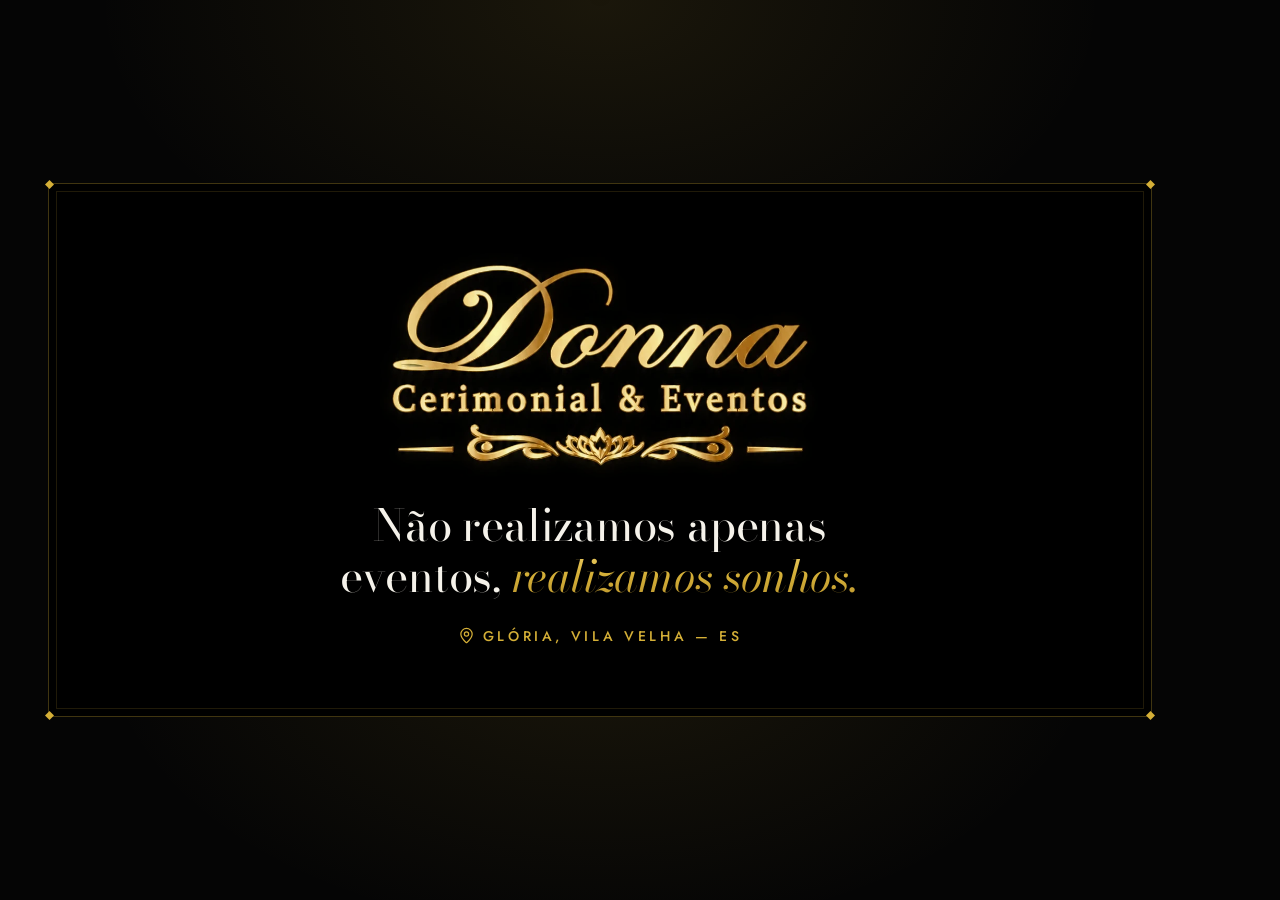
<file: tools/og-image.html>
<!doctype html>
<!--
  Modelo da imagem de compartilhamento (1200 × 630).
  Para regenerar public/assets/img/og-image.jpg:
    1. sirva a pasta do projeto (ex.: npx serve .)
    2. abra /tools/og-image.html em uma janela de 1200 × 630
    3. capture a tela e salve como JPG em public/assets/img/og-image.jpg
-->
<html lang="pt-BR">
<head>
<meta charset="utf-8">
<title>OG — Donna Cerimonial &amp; Eventos</title>
<link rel="stylesheet" href="../public/assets/css/styles.css">
<style>
  html, body { margin: 0; width: 1200px; height: 630px; overflow: hidden; }
  body {
    display: grid;
    place-items: center;
    background:
      radial-gradient(60% 70% at 50% 0%, rgba(212, 175, 55, .10), transparent 70%),
      #050505;
  }
  .og {
    width: 1104px;
    height: 534px;
    display: flex;
    flex-direction: column;
    align-items: center;
    justify-content: center;
    text-align: center;
  }
  .og img { width: 440px; height: auto; }
  .og .invite__headline { max-width: 24ch; margin-top: 22px; font-size: 44px; }
  .og .invite__place { margin-top: 24px; font-size: 14px; }
  .og .invite__place .icon { font-size: 17px; }
  .og, .og * { animation: none !important; }
</style>
</head>
<body>
  <svg class="sprite" aria-hidden="true">
    <symbol id="i-map-pin" viewBox="0 0 24 24">
      <path d="M20 10c0 4.993-5.539 10.193-7.399 11.799a1 1 0 0 1-1.202 0C9.539 20.193 4 14.993 4 10a8 8 0 0 1 16 0"/>
      <circle cx="12" cy="10" r="3"/>
    </symbol>
  </svg>
  <div class="og frame">
    <img src="../public/assets/img/logo-donna.webp" alt="Donna Cerimonial &amp; Eventos" width="843" height="432">
    <p class="invite__headline">Não realizamos apenas eventos, <em class="foil">realizamos sonhos.</em></p>
    <p class="invite__place"><svg class="icon" aria-hidden="true"><use href="#i-map-pin"/></svg> Glória, Vila Velha — ES</p>
  </div>
</body>
</html>
</file>
<file: assets/css/styles.css>
/* ==========================================================================
   Donna Cerimonial & Eventos — Bio Link
   Direção: convite de casamento de luxo · hot stamping dourado sobre preto
   ========================================================================== */

/* Fontes (SIL Open Font License) ------------------------------------------ */
@font-face {
  font-family: "Bodoni Moda";
  font-style: normal;
  font-weight: 400 900;
  font-display: swap;
  src: url("../fonts/bodoni-moda-latin-opsz-normal.woff2") format("woff2-variations"),
       url("../fonts/bodoni-moda-latin-opsz-normal.woff2") format("woff2");
}
@font-face {
  font-family: "Bodoni Moda";
  font-style: italic;
  font-weight: 400 900;
  font-display: swap;
  src: url("../fonts/bodoni-moda-latin-opsz-italic.woff2") format("woff2-variations"),
       url("../fonts/bodoni-moda-latin-opsz-italic.woff2") format("woff2");
}
@font-face {
  font-family: "Jost";
  font-style: normal;
  font-weight: 100 900;
  font-display: swap;
  src: url("../fonts/jost-latin-wght-normal.woff2") format("woff2-variations"),
       url("../fonts/jost-latin-wght-normal.woff2") format("woff2");
}

/* Tokens ------------------------------------------------------------------- */
:root {
  --ink: #050505;
  --graphite: #151515;
  --gold: #D4AF37;
  --gold-light: #F5D778;
  --gold-deep: #8F671C;
  --ivory: #F5F2EA;
  /* Preto absoluto: só atrás da logo, para que a sombra original do arquivo desapareça */
  --logo-backing: #000;

  --ivory-soft: rgba(245, 242, 234, .74);
  --ivory-faint: rgba(245, 242, 234, .58);
  --line: rgba(212, 175, 55, .30);
  --line-soft: rgba(212, 175, 55, .15);

  --gold-foil: linear-gradient(115deg, #B8922C 0%, #D4AF37 26%, #EBCB68 50%, #D4AF37 74%, #B8922C 100%);

  --serif: "Bodoni Moda", "Bodoni 72", Didot, "Times New Roman", serif;
  --sans: "Jost", "Futura", "Century Gothic", system-ui, sans-serif;

  --gutter: 18px;
  --radius: 12px;
  --ease: cubic-bezier(.2, .7, .2, 1);
}

/* Base --------------------------------------------------------------------- */
*,
*::before,
*::after { box-sizing: border-box; }

html {
  -webkit-text-size-adjust: 100%;
  text-size-adjust: 100%;
}

body {
  margin: 0;
  min-height: 100vh;
  background:
    radial-gradient(110% 55% at 50% -12%, rgba(212, 175, 55, .09), transparent 62%),
    var(--ink);
  color: var(--ivory);
  font-family: var(--sans);
  font-size: 16px;
  line-height: 1.6;
  font-weight: 400;
  -webkit-font-smoothing: antialiased;
  -moz-osx-font-smoothing: grayscale;
  overflow-x: hidden;
}

@supports (overflow-x: clip) {
  body { overflow-x: clip; }
}

h1, h2, h3, p, ul, figure { margin: 0; }
ul { padding: 0; list-style: none; }
img { display: block; max-width: 100%; }
a { color: inherit; -webkit-tap-highlight-color: transparent; }

::selection { background: rgba(212, 175, 55, .35); color: var(--ivory); }

:focus-visible {
  outline: 2px solid var(--gold-light);
  outline-offset: 3px;
}

.sprite {
  position: absolute;
  width: 0;
  height: 0;
  overflow: hidden;
}

.sr-only {
  position: absolute;
  width: 1px;
  height: 1px;
  padding: 0;
  margin: -1px;
  overflow: hidden;
  clip: rect(0 0 0 0);
  white-space: nowrap;
  border: 0;
}

.icon {
  width: 1em;
  height: 1em;
  flex: none;
  fill: none;
  stroke: currentColor;
  stroke-width: 1.5;
  stroke-linecap: round;
  stroke-linejoin: round;
}

/* Moldura de convite (borda dupla + losangos nos cantos) -------------------- */
.frame {
  position: relative;
  border: 1px solid var(--line);
  background: var(--logo-backing);
}

.frame::before {
  content: "";
  position: absolute;
  inset: 7px;
  border: 1px solid var(--line-soft);
  pointer-events: none;
}

.frame::after {
  content: "";
  position: absolute;
  inset: -4px;
  pointer-events: none;
  background-image:
    url("data:image/svg+xml,%3Csvg xmlns='http://www.w3.org/2000/svg' viewBox='0 0 10 10'%3E%3Cpath d='M5 0 10 5 5 10 0 5Z' fill='%23D4AF37'/%3E%3C/svg%3E"),
    url("data:image/svg+xml,%3Csvg xmlns='http://www.w3.org/2000/svg' viewBox='0 0 10 10'%3E%3Cpath d='M5 0 10 5 5 10 0 5Z' fill='%23D4AF37'/%3E%3C/svg%3E"),
    url("data:image/svg+xml,%3Csvg xmlns='http://www.w3.org/2000/svg' viewBox='0 0 10 10'%3E%3Cpath d='M5 0 10 5 5 10 0 5Z' fill='%23D4AF37'/%3E%3C/svg%3E"),
    url("data:image/svg+xml,%3Csvg xmlns='http://www.w3.org/2000/svg' viewBox='0 0 10 10'%3E%3Cpath d='M5 0 10 5 5 10 0 5Z' fill='%23D4AF37'/%3E%3C/svg%3E");
  background-position: 0 0, 100% 0, 0 100%, 100% 100%;
  background-size: 9px 9px;
  background-repeat: no-repeat;
}

/* Texto em hot stamping dourado -------------------------------------------- */
.foil {
  font-style: italic;
  color: var(--gold);
}

@supports ((-webkit-background-clip: text) or (background-clip: text)) {
  .foil {
    background-image:
      linear-gradient(105deg, transparent 43%, rgba(255, 247, 222, .95) 50%, transparent 57%),
      linear-gradient(180deg, var(--gold-light) 0%, var(--gold) 48%, #B48E2C 100%);
    background-size: 300% 100%, 100% 100%;
    background-position: 0% 0, 0 0;
    background-repeat: no-repeat;
    -webkit-background-clip: text;
    background-clip: text;
    color: transparent;
    -webkit-text-fill-color: transparent;
    /* evita o corte das hastes do itálico */
    padding-right: .06em;
    -webkit-box-decoration-break: clone;
    box-decoration-break: clone;
  }
}

/* ==========================================================================
   1 · Apresentação
   ========================================================================== */
.hero {
  padding: max(18px, env(safe-area-inset-top)) var(--gutter) 0;
}

.hero__spread {
  display: grid;
  gap: 16px;
  max-width: 520px;
  margin: 0 auto;
}

.invite {
  padding: 40px 22px 32px;
  text-align: center;
}

/* A logo original é o título principal da página */
.brand {
  line-height: 0;
}

.brand__logo {
  width: min(100%, 300px);
  height: auto;
  margin: 0 auto;
}

.invite__headline {
  max-width: 15ch;
  margin: 26px auto 0;
  font-family: var(--serif);
  font-size: clamp(29px, 7.8vw, 46px);
  font-weight: 400;
  line-height: 1.14;
  letter-spacing: -.005em;
  text-wrap: balance;
}

.invite__lead {
  max-width: 31ch;
  margin: 16px auto 0;
  color: var(--ivory-soft);
  font-size: 15.5px;
  line-height: 1.65;
  text-wrap: pretty;
}

.invite__place {
  display: inline-flex;
  align-items: center;
  gap: 8px;
  margin-top: 22px;
  color: var(--gold);
  font-size: 11.5px;
  font-weight: 500;
  letter-spacing: .26em;
  text-transform: uppercase;
}

.invite__place .icon {
  font-size: 14px;
  stroke-width: 1.75;
}

/* ==========================================================================
   2 · Links principais
   ========================================================================== */
.links__list {
  display: grid;
  gap: 12px;
}

.link {
  position: relative;
  display: flex;
  align-items: center;
  gap: 16px;
  min-height: 78px;
  padding: 14px 18px 14px 14px;
  overflow: hidden;
  border: 1px solid var(--line);
  border-radius: var(--radius);
  background: rgba(21, 21, 21, .78);
  color: var(--ivory);
  text-decoration: none;
  transition:
    border-color .45s var(--ease),
    background-color .45s var(--ease),
    box-shadow .45s var(--ease),
    transform .3s var(--ease);
}

.link__icon {
  display: grid;
  place-items: center;
  width: 46px;
  height: 46px;
  flex: none;
  border: 1px solid var(--line);
  border-radius: 50%;
  color: var(--gold);
  font-size: 21px;
  transition: border-color .45s var(--ease), background-color .45s var(--ease);
}

.link__icon .icon {
  transition: transform .5s var(--ease);
}

.link__text {
  display: flex;
  flex: 1;
  flex-direction: column;
  gap: 1px;
  min-width: 0;
}

.link__title {
  font-size: 16.5px;
  font-weight: 500;
  line-height: 1.3;
  letter-spacing: .02em;
}

.link__hint {
  color: var(--ivory-soft);
  font-family: var(--serif);
  font-size: 14.5px;
  font-style: italic;
  line-height: 1.35;
}

.link__arrow {
  color: var(--gold);
  font-size: 18px;
  transition: transform .45s var(--ease);
}

.link:active { transform: scale(.985); }

/* Botão principal: dourado, texto escuro */
.link--primary {
  min-height: 86px;
  border-color: rgba(245, 215, 120, .7);
  background: var(--gold-foil);
  color: var(--ink);
  box-shadow:
    inset 0 1px 0 rgba(255, 244, 210, .45),
    0 12px 32px -14px rgba(212, 175, 55, .45);
}

.link--primary .link__icon {
  border-color: rgba(5, 5, 5, .32);
  background: rgba(5, 5, 5, .05);
  color: var(--ink);
}

.link--primary .link__title {
  font-size: 17.5px;
  font-weight: 600;
}

.link--primary .link__hint { color: rgba(5, 5, 5, .74); }
.link--primary .link__arrow { color: var(--ink); }

/* Reflexo de luz que atravessa os botões dourados */
.link--primary::after,
.cta::after {
  content: "";
  position: absolute;
  inset: 0;
  background: linear-gradient(105deg, transparent 32%, rgba(255, 251, 236, .6) 50%, transparent 68%);
  transform: translateX(-120%);
  pointer-events: none;
}

@media (hover: hover) {
  .link:hover {
    border-color: rgba(212, 175, 55, .62);
    background-color: rgba(30, 28, 22, .92);
  }
  .link:hover .link__icon {
    border-color: var(--gold);
    background-color: rgba(212, 175, 55, .08);
  }
  .link:hover .link__icon .icon { transform: scale(1.08); }
  .link:hover .link__arrow { transform: translate(3px, -3px); }

  .link--primary:hover {
    border-color: var(--gold-light);
    background: var(--gold-foil);
    box-shadow:
      inset 0 1px 0 rgba(255, 244, 210, .55),
      0 0 0 1px rgba(245, 215, 120, .35),
      0 16px 44px -12px rgba(212, 175, 55, .6);
  }
  .link--primary:hover .link__icon {
    border-color: rgba(5, 5, 5, .55);
    background-color: rgba(5, 5, 5, .08);
  }

  .link--primary:hover::after,
  .cta:hover::after {
    transform: translateX(120%);
    transition: transform 1.1s var(--ease);
  }
}

/* ==========================================================================
   Divisor entre seções
   ========================================================================== */
.rule {
  display: flex;
  align-items: center;
  justify-content: center;
  gap: 14px;
  padding: 56px 0 0;
}

.rule::before,
.rule::after {
  content: "";
  width: 72px;
  height: 1px;
  transition: transform 1.2s var(--ease) .1s;
}

.rule::before {
  background: linear-gradient(90deg, transparent, var(--line));
  transform-origin: right;
}

.rule::after {
  background: linear-gradient(90deg, var(--line), transparent);
  transform-origin: left;
}

.rule span {
  width: 6px;
  height: 6px;
  background: var(--gold);
  transform: rotate(45deg);
}

/* ==========================================================================
   Cabeçalhos de seção
   ========================================================================== */
.section-head {
  max-width: 760px;
  margin: 0 auto 36px;
  padding: 0 var(--gutter);
  text-align: center;
}

.eyebrow {
  margin-bottom: 14px;
  padding-left: .32em;
  color: var(--gold);
  font-size: 11.5px;
  font-weight: 500;
  letter-spacing: .32em;
  text-transform: uppercase;
}

.section-title {
  font-family: var(--serif);
  font-size: clamp(31px, 8.2vw, 52px);
  font-weight: 400;
  line-height: 1.12;
  text-wrap: balance;
}

.section-title em,
.closing__title em {
  color: var(--gold);
  font-style: italic;
}

/* ==========================================================================
   3 · Experiências Donna
   ========================================================================== */
.experiences {
  padding-top: 40px;
}

/* Celular: cartões deslizáveis */
.moments {
  overflow-x: auto;
  overscroll-behavior-x: contain;
  scroll-snap-type: x mandatory;
  scroll-padding-inline: var(--gutter);
  scrollbar-width: none;
}

.moments::-webkit-scrollbar { display: none; }

.moments:focus-visible { outline-offset: -2px; }

.moments__list {
  display: flex;
  gap: 14px;
  width: max-content;
  padding: 2px var(--gutter) 6px;
}

.moment {
  position: relative;
  display: flex;
  flex-direction: column;
  justify-content: flex-end;
  width: min(74vw, 300px);
  aspect-ratio: 4 / 5;
  overflow: hidden;
  isolation: isolate;
  border: 1px solid var(--line-soft);
  border-radius: var(--radius);
  background:
    radial-gradient(90% 60% at 85% 8%, rgba(212, 175, 55, .10), transparent 70%),
    linear-gradient(180deg, #171717 0%, #0d0d0d 100%);
  scroll-snap-align: start;
}

.moment::after {
  content: "";
  position: absolute;
  inset: 8px;
  z-index: 2;
  border: 1px solid rgba(212, 175, 55, .2);
  border-radius: calc(var(--radius) - 4px);
  pointer-events: none;
}

.moment__media {
  position: absolute;
  inset: 0;
  z-index: -1;
}

.moment__media img {
  width: 100%;
  height: 100%;
  object-fit: cover;
  transition: transform 1.4s var(--ease);
}

.moment__media::after {
  content: "";
  position: absolute;
  inset: 0;
  background: linear-gradient(180deg, rgba(5, 5, 5, 0) 38%, rgba(5, 5, 5, .88) 100%);
  opacity: 0;
}

.moment:has(img) .moment__media::after { opacity: 1; }
.moment:has(img) .moment__mono { display: none; }

/* Monograma de papelaria fina, visível enquanto não há fotografia */
.moment__mono {
  position: absolute;
  top: 18px;
  right: 22px;
  z-index: -1;
  color: transparent;
  font-family: var(--serif);
  font-size: 168px;
  font-style: italic;
  line-height: 1;
  letter-spacing: -.04em;
  -webkit-text-stroke: 1px rgba(212, 175, 55, .34);
  user-select: none;
}

.moment__body {
  padding: 0 26px 30px;
}

.moment__title {
  font-family: var(--serif);
  font-size: 27px;
  font-weight: 400;
  line-height: 1.15;
}

.moment__title::after {
  content: "";
  display: block;
  width: 28px;
  height: 1px;
  margin: 14px 0 12px;
  background: var(--gold);
}

.moment__text {
  max-width: 24ch;
  color: var(--ivory-soft);
  font-size: 14.5px;
  line-height: 1.55;
}

@media (hover: hover) {
  .moment:hover .moment__media img { transform: scale(1.04); }
}

.experiences__more {
  margin-top: 30px;
  padding: 0 var(--gutter);
  text-align: center;
}

.text-link {
  display: inline-flex;
  align-items: center;
  gap: 10px;
  min-height: 44px;
  border-bottom: 1px solid var(--line);
  color: var(--gold);
  font-size: 12px;
  font-weight: 500;
  letter-spacing: .22em;
  text-decoration: none;
  text-transform: uppercase;
  transition: border-color .4s var(--ease), color .4s var(--ease);
}

.text-link .icon {
  font-size: 15px;
  transition: transform .45s var(--ease);
}

@media (hover: hover) {
  .text-link:hover {
    border-color: var(--gold);
    color: var(--gold-light);
  }
  .text-link:hover .icon { transform: translate(2px, -2px); }
}

/* ==========================================================================
   4 · Diferenciais
   ========================================================================== */
.values {
  padding-top: 40px;
  padding-bottom: 24px;
}

.values__list {
  max-width: 1120px;
  margin: 0 auto;
  padding: 0 var(--gutter);
}

.value {
  display: grid;
  grid-template-columns: 52px 1fr;
  column-gap: 18px;
  padding: 24px 4px;
  border-top: 1px solid var(--line-soft);
}

.value:last-child { border-bottom: 1px solid var(--line-soft); }

.value__icon {
  display: grid;
  place-items: center;
  grid-row: span 2;
  width: 52px;
  height: 52px;
  border: 1px solid var(--line);
  border-radius: 50%;
  color: var(--gold);
  font-size: 22px;
  transition: border-color .5s var(--ease), box-shadow .5s var(--ease);
}

.value__icon .icon {
  stroke-width: 1.35;
  transition: transform .5s var(--ease);
}

.value__title {
  margin-bottom: 6px;
  font-family: var(--serif);
  font-size: 22px;
  font-weight: 400;
  line-height: 1.2;
}

.value__text {
  color: var(--ivory-soft);
  font-size: 15px;
  line-height: 1.6;
}

@media (hover: hover) {
  .value:hover .value__icon {
    border-color: var(--gold);
    box-shadow: 0 0 0 6px rgba(212, 175, 55, .06);
  }
  .value:hover .value__icon .icon { transform: translateY(-2px); }
}

/* ==========================================================================
   5 · Chamada final
   ========================================================================== */
.closing {
  padding: 72px var(--gutter) 88px;
}

.closing__inner {
  max-width: 760px;
  margin: 0 auto;
  padding: 52px 18px 48px;
  text-align: center;
  /* brilho discreto atrás do título, abaixo do ornamento */
  background:
    radial-gradient(70% 50% at 50% 64%, rgba(212, 175, 55, .09), transparent 72%),
    var(--logo-backing);
}

.closing__ornament {
  width: min(100%, 290px);
  height: auto;
  margin: 0 auto 30px;
}

.closing__title {
  max-width: 14ch;
  margin: 0 auto;
  font-family: var(--serif);
  font-size: clamp(32px, 8.6vw, 56px);
  font-weight: 400;
  line-height: 1.1;
  text-wrap: balance;
}

.closing__text {
  max-width: 32ch;
  margin: 18px auto 32px;
  color: var(--ivory-soft);
  font-size: 16px;
  line-height: 1.65;
  text-wrap: pretty;
}

.cta {
  position: relative;
  display: inline-flex;
  align-items: center;
  justify-content: center;
  gap: 12px;
  width: 100%;
  max-width: 380px;
  min-height: 60px;
  padding: 16px 20px;
  overflow: hidden;
  border: 1px solid rgba(245, 215, 120, .7);
  border-radius: var(--radius);
  background: var(--gold-foil);
  color: var(--ink);
  font-size: 13px;
  font-weight: 600;
  letter-spacing: .13em;
  white-space: nowrap;
  text-decoration: none;
  text-transform: uppercase;
  box-shadow:
    inset 0 1px 0 rgba(255, 244, 210, .45),
    0 12px 32px -14px rgba(212, 175, 55, .45);
  transition: box-shadow .45s var(--ease), transform .3s var(--ease);
}

.cta .icon {
  font-size: 20px;
  stroke-width: 1.6;
}

.cta:active { transform: scale(.985); }

@media (hover: hover) {
  .cta:hover {
    box-shadow:
      inset 0 1px 0 rgba(255, 244, 210, .55),
      0 0 0 1px rgba(245, 215, 120, .35),
      0 16px 44px -12px rgba(212, 175, 55, .6);
  }
}

/* ==========================================================================
   6 · Rodapé
   ========================================================================== */
.footer {
  padding: 52px var(--gutter) calc(40px + env(safe-area-inset-bottom));
  border-top: 1px solid var(--line-soft);
  background: var(--logo-backing);
  text-align: center;
}

.footer__logo {
  width: 210px;
  height: auto;
  margin: 0 auto 20px;
}

.footer__place {
  display: inline-flex;
  align-items: center;
  gap: 8px;
  color: var(--ivory-soft);
  font-size: 11.5px;
  letter-spacing: .24em;
  text-transform: uppercase;
}

.footer__place .icon {
  color: var(--gold);
  font-size: 14px;
  stroke-width: 1.75;
}

.footer__links {
  display: flex;
  flex-wrap: wrap;
  justify-content: center;
  gap: 4px 6px;
  margin: 20px 0 24px;
}

.footer__links a {
  display: inline-flex;
  align-items: center;
  gap: 8px;
  min-height: 44px;
  padding: 0 14px;
  color: var(--ivory);
  font-size: 14px;
  letter-spacing: .06em;
  text-decoration: none;
  transition: color .35s var(--ease);
}

.footer__links .icon {
  color: var(--gold);
  font-size: 16px;
  transition: transform .45s var(--ease);
}

@media (hover: hover) {
  .footer__links a:hover { color: var(--gold-light); }
  .footer__links a:hover .icon { transform: translateY(-1px) scale(1.08); }
}

.footer__note {
  max-width: 30ch;
  margin: 0 auto;
  color: var(--ivory-faint);
  font-family: var(--serif);
  font-size: 14.5px;
  font-style: italic;
  line-height: 1.5;
}

/* ==========================================================================
   Movimento
   ========================================================================== */
@keyframes rise {
  from { opacity: 0; transform: translateY(14px); }
  to   { opacity: 1; transform: none; }
}

@keyframes fade {
  from { opacity: 0; }
  to   { opacity: 1; }
}

@keyframes foil-sweep {
  from { background-position: 100% 0, 0 0; }
  to   { background-position: 0% 0, 0 0; }
}

@keyframes sheen {
  from { transform: translateX(-120%); }
  to   { transform: translateX(120%); }
}

@media (prefers-reduced-motion: no-preference) {
  html { scroll-behavior: smooth; }

  /* Abertura: a moldura surge, depois a marca, o texto e os botões */
  .invite             { animation: fade 1.1s var(--ease) both; }
  .brand              { animation: rise 1.1s var(--ease) .15s both; }
  .invite__headline   { animation: rise 1s var(--ease) .45s both; }
  .invite__lead       { animation: rise 1s var(--ease) .6s both; }
  .invite__place      { animation: rise 1s var(--ease) .7s both; }
  .links__list > li   { animation: rise .9s var(--ease) both; }
  .links__list > li:nth-child(1) { animation-delay: .75s; }
  .links__list > li:nth-child(2) { animation-delay: .84s; }
  .links__list > li:nth-child(3) { animation-delay: .93s; }
  .links__list > li:nth-child(4) { animation-delay: 1.02s; }

  /* Um único reflexo de luz no título e, em seguida, no botão principal */
  .foil { animation: foil-sweep 1.8s ease-in-out 1.5s; }
  .link--primary::after { animation: sheen 1.3s var(--ease) 2.5s; }

  /* Revelação ao rolar (ativada pelo JavaScript) */
  .js [data-reveal],
  .js [data-reveal-group] > * > * {
    opacity: 0;
    transform: translateY(22px);
    transition:
      opacity .9s var(--ease) calc(var(--i, 0) * 90ms),
      transform .9s var(--ease) calc(var(--i, 0) * 90ms);
  }

  .js [data-reveal].is-in,
  .js [data-reveal-group].is-in > * > * {
    opacity: 1;
    transform: none;
  }

  /* Divisores: linhas que se abrem a partir do losango */
  .js .rule[data-reveal] { transform: none; }
  .js .rule[data-reveal]::before,
  .js .rule[data-reveal]::after { transform: scaleX(0); }
  .js .rule[data-reveal].is-in::before,
  .js .rule[data-reveal].is-in::after { transform: scaleX(1); }

}

/* ==========================================================================
   Celulares estreitos (até 359px)
   ========================================================================== */
@media (max-width: 359px) {
  :root { --gutter: 14px; }

  .invite { padding: 28px 16px 24px; }
  .invite__headline { margin-top: 20px; font-size: 27px; }
  .invite__lead { font-size: 15px; }
  .invite__place { letter-spacing: .2em; }

  .link { gap: 12px; padding: 12px 14px 12px 12px; }
  .link__icon { width: 40px; height: 40px; font-size: 19px; }
  .link__title { font-size: 15.5px; }
  .link--primary .link__title { font-size: 16px; }
  .link__hint { font-size: 13.5px; }

  .cta { padding: 16px 14px; font-size: 12px; letter-spacing: .1em; }
}

/* ==========================================================================
   Tablet
   ========================================================================== */
@media (min-width: 640px) {
  :root { --gutter: 32px; }

  .invite { padding: 52px 40px 40px; }
  .brand__logo { width: 340px; }

  .rule { padding-top: 72px; }
  .experiences,
  .values { padding-top: 48px; }
  .section-head { margin-bottom: 44px; }

  .closing { padding: 96px var(--gutter) 112px; }
  .closing__inner { padding: 72px 48px 64px; }

  .cta {
    padding: 16px 32px;
    font-size: 13.5px;
    letter-spacing: .2em;
  }
}

/* ==========================================================================
   Desktop
   ========================================================================== */
@media (min-width: 960px) {
  .hero { padding-top: 0; }

  /* Convite à esquerda, cartão de resposta à direita */
  .hero__spread {
    grid-template-columns: minmax(0, 1.08fr) minmax(0, .92fr);
    align-items: center;
    gap: 56px;
    max-width: 1120px;
    min-height: min(100vh, 780px);
    padding: 64px 0 24px;
  }

  .invite { padding: 68px 52px 56px; }
  .brand__logo { width: 380px; }

  .links__list { gap: 14px; }
  .link { min-height: 88px; padding: 18px 24px 18px 18px; gap: 18px; }
  .link--primary { min-height: 96px; }
  .link__icon { width: 50px; height: 50px; }
  .link__hint { font-size: 15.5px; }

  .rule { padding-top: 40px; }

  /* Grade editorial: casamentos em destaque */
  .moments { overflow: visible; }

  .moments__list {
    display: grid;
    grid-template-columns: minmax(0, 1.3fr) repeat(2, minmax(0, 1fr));
    grid-auto-rows: 300px;
    gap: 20px;
    width: auto;
    max-width: 1120px;
    margin: 0 auto;
    padding: 0 var(--gutter);
  }

  .moment {
    width: auto;
    aspect-ratio: auto;
  }

  .moment__mono { top: 14px; right: 18px; font-size: 120px; }

  .moment--feature { grid-row: span 2; }
  .moment--feature .moment__mono { font-size: 300px; }
  .moment--feature .moment__title { font-size: 40px; }
  .moment--feature .moment__body { padding: 0 40px 44px; }
  .moment--feature .moment__text { font-size: 16px; }

  .experiences__more { margin-top: 36px; }

  .values__list {
    display: grid;
    grid-template-columns: repeat(3, 1fr);
  }

  .value {
    display: block;
    padding: 12px 40px;
    border-top: 0;
    text-align: center;
  }

  .value:last-child { border-bottom: 0; }
  .value + .value { border-left: 1px solid var(--line-soft); }

  .value__icon {
    width: 64px;
    height: 64px;
    margin: 0 auto 24px;
    font-size: 26px;
  }

  .value__title { margin-bottom: 10px; font-size: 25px; }
  .value__text { max-width: 30ch; margin: 0 auto; }

  .closing { padding: 128px var(--gutter) 136px; }
  .closing__inner { padding: 88px 64px 80px; }
  .closing__ornament { width: 340px; }
}

/* ==========================================================================
   Movimento reduzido: tudo visível, sem animação
   ========================================================================== */
@media (prefers-reduced-motion: reduce) {
  *,
  *::before,
  *::after {
    animation: none !important;
    transition: none !important;
  }
}
</file>
<file: public/assets/css/styles.css>
/* ==========================================================================
   Donna Cerimonial & Eventos — Bio Link
   Direção: convite de casamento de luxo · hot stamping dourado sobre preto
   ========================================================================== */

/* Fontes (SIL Open Font License) ------------------------------------------ */
@font-face {
  font-family: "Bodoni Moda";
  font-style: normal;
  font-weight: 400 900;
  font-display: swap;
  src: url("../fonts/bodoni-moda-latin-opsz-normal.woff2") format("woff2-variations"),
       url("../fonts/bodoni-moda-latin-opsz-normal.woff2") format("woff2");
}
@font-face {
  font-family: "Bodoni Moda";
  font-style: italic;
  font-weight: 400 900;
  font-display: swap;
  src: url("../fonts/bodoni-moda-latin-opsz-italic.woff2") format("woff2-variations"),
       url("../fonts/bodoni-moda-latin-opsz-italic.woff2") format("woff2");
}
@font-face {
  font-family: "Jost";
  font-style: normal;
  font-weight: 100 900;
  font-display: swap;
  src: url("../fonts/jost-latin-wght-normal.woff2") format("woff2-variations"),
       url("../fonts/jost-latin-wght-normal.woff2") format("woff2");
}

/* Tokens ------------------------------------------------------------------- */
:root {
  --ink: #050505;
  --graphite: #151515;
  --gold: #D4AF37;
  --gold-light: #F5D778;
  --gold-deep: #8F671C;
  --ivory: #F5F2EA;
  /* Preto absoluto: só atrás da logo, para que a sombra original do arquivo desapareça */
  --logo-backing: #000;

  --ivory-soft: rgba(245, 242, 234, .74);
  --ivory-faint: rgba(245, 242, 234, .58);
  --line: rgba(212, 175, 55, .30);
  --line-soft: rgba(212, 175, 55, .15);

  --gold-foil: linear-gradient(115deg, #B8922C 0%, #D4AF37 26%, #EBCB68 50%, #D4AF37 74%, #B8922C 100%);

  --serif: "Bodoni Moda", "Bodoni 72", Didot, "Times New Roman", serif;
  --sans: "Jost", "Futura", "Century Gothic", system-ui, sans-serif;

  --gutter: 18px;
  --radius: 12px;
  --ease: cubic-bezier(.2, .7, .2, 1);
}

/* Base --------------------------------------------------------------------- */
*,
*::before,
*::after { box-sizing: border-box; }

html {
  -webkit-text-size-adjust: 100%;
  text-size-adjust: 100%;
}

body {
  margin: 0;
  min-height: 100vh;
  background:
    radial-gradient(110% 55% at 50% -12%, rgba(212, 175, 55, .09), transparent 62%),
    var(--ink);
  color: var(--ivory);
  font-family: var(--sans);
  font-size: 16px;
  line-height: 1.6;
  font-weight: 400;
  -webkit-font-smoothing: antialiased;
  -moz-osx-font-smoothing: grayscale;
  overflow-x: hidden;
}

@supports (overflow-x: clip) {
  body { overflow-x: clip; }
}

h1, h2, h3, p, ul, figure { margin: 0; }
ul { padding: 0; list-style: none; }
img { display: block; max-width: 100%; }
a { color: inherit; -webkit-tap-highlight-color: transparent; }

::selection { background: rgba(212, 175, 55, .35); color: var(--ivory); }

:focus-visible {
  outline: 2px solid var(--gold-light);
  outline-offset: 3px;
}

.sprite {
  position: absolute;
  width: 0;
  height: 0;
  overflow: hidden;
}

.sr-only {
  position: absolute;
  width: 1px;
  height: 1px;
  padding: 0;
  margin: -1px;
  overflow: hidden;
  clip: rect(0 0 0 0);
  white-space: nowrap;
  border: 0;
}

.icon {
  width: 1em;
  height: 1em;
  flex: none;
  fill: none;
  stroke: currentColor;
  stroke-width: 1.5;
  stroke-linecap: round;
  stroke-linejoin: round;
}

/* Moldura de convite (borda dupla + losangos nos cantos) -------------------- */
.frame {
  position: relative;
  border: 1px solid var(--line);
  background: var(--logo-backing);
}

.frame::before {
  content: "";
  position: absolute;
  inset: 7px;
  border: 1px solid var(--line-soft);
  pointer-events: none;
}

.frame::after {
  content: "";
  position: absolute;
  inset: -4px;
  pointer-events: none;
  background-image:
    url("data:image/svg+xml,%3Csvg xmlns='http://www.w3.org/2000/svg' viewBox='0 0 10 10'%3E%3Cpath d='M5 0 10 5 5 10 0 5Z' fill='%23D4AF37'/%3E%3C/svg%3E"),
    url("data:image/svg+xml,%3Csvg xmlns='http://www.w3.org/2000/svg' viewBox='0 0 10 10'%3E%3Cpath d='M5 0 10 5 5 10 0 5Z' fill='%23D4AF37'/%3E%3C/svg%3E"),
    url("data:image/svg+xml,%3Csvg xmlns='http://www.w3.org/2000/svg' viewBox='0 0 10 10'%3E%3Cpath d='M5 0 10 5 5 10 0 5Z' fill='%23D4AF37'/%3E%3C/svg%3E"),
    url("data:image/svg+xml,%3Csvg xmlns='http://www.w3.org/2000/svg' viewBox='0 0 10 10'%3E%3Cpath d='M5 0 10 5 5 10 0 5Z' fill='%23D4AF37'/%3E%3C/svg%3E");
  background-position: 0 0, 100% 0, 0 100%, 100% 100%;
  background-size: 9px 9px;
  background-repeat: no-repeat;
}

/* Texto em hot stamping dourado -------------------------------------------- */
.foil {
  font-style: italic;
  color: var(--gold);
}

@supports ((-webkit-background-clip: text) or (background-clip: text)) {
  .foil {
    background-image:
      linear-gradient(105deg, transparent 43%, rgba(255, 247, 222, .95) 50%, transparent 57%),
      linear-gradient(180deg, var(--gold-light) 0%, var(--gold) 48%, #B48E2C 100%);
    background-size: 300% 100%, 100% 100%;
    background-position: 0% 0, 0 0;
    background-repeat: no-repeat;
    -webkit-background-clip: text;
    background-clip: text;
    color: transparent;
    -webkit-text-fill-color: transparent;
    /* evita o corte das hastes do itálico */
    padding-right: .06em;
    -webkit-box-decoration-break: clone;
    box-decoration-break: clone;
  }
}

/* ==========================================================================
   1 · Apresentação
   ========================================================================== */
.hero {
  padding: max(18px, env(safe-area-inset-top)) var(--gutter) 0;
}

.hero__spread {
  display: grid;
  gap: 16px;
  max-width: 520px;
  margin: 0 auto;
}

.invite {
  padding: 40px 22px 32px;
  text-align: center;
}

/* A logo original é o título principal da página */
.brand {
  line-height: 0;
}

.brand__logo {
  width: min(100%, 300px);
  height: auto;
  margin: 0 auto;
}

.invite__headline {
  max-width: 15ch;
  margin: 26px auto 0;
  font-family: var(--serif);
  font-size: clamp(29px, 7.8vw, 46px);
  font-weight: 400;
  line-height: 1.14;
  letter-spacing: -.005em;
  text-wrap: balance;
}

.invite__lead {
  max-width: 31ch;
  margin: 16px auto 0;
  color: var(--ivory-soft);
  font-size: 15.5px;
  line-height: 1.65;
  text-wrap: pretty;
}

.invite__place {
  display: inline-flex;
  align-items: center;
  gap: 8px;
  margin-top: 22px;
  color: var(--gold);
  font-size: 11.5px;
  font-weight: 500;
  letter-spacing: .26em;
  text-transform: uppercase;
}

.invite__place .icon {
  font-size: 14px;
  stroke-width: 1.75;
}

/* ==========================================================================
   2 · Links principais
   ========================================================================== */
.links__list {
  display: grid;
  gap: 12px;
}

.link {
  position: relative;
  display: flex;
  align-items: center;
  gap: 16px;
  min-height: 78px;
  padding: 14px 18px 14px 14px;
  overflow: hidden;
  border: 1px solid var(--line);
  border-radius: var(--radius);
  background: rgba(21, 21, 21, .78);
  color: var(--ivory);
  text-decoration: none;
  transition:
    border-color .45s var(--ease),
    background-color .45s var(--ease),
    box-shadow .45s var(--ease),
    transform .3s var(--ease);
}

.link__icon {
  display: grid;
  place-items: center;
  width: 46px;
  height: 46px;
  flex: none;
  border: 1px solid var(--line);
  border-radius: 50%;
  color: var(--gold);
  font-size: 21px;
  transition: border-color .45s var(--ease), background-color .45s var(--ease);
}

.link__icon .icon {
  transition: transform .5s var(--ease);
}

.link__text {
  display: flex;
  flex: 1;
  flex-direction: column;
  gap: 1px;
  min-width: 0;
}

.link__title {
  font-size: 16.5px;
  font-weight: 500;
  line-height: 1.3;
  letter-spacing: .02em;
}

.link__hint {
  color: var(--ivory-soft);
  font-family: var(--serif);
  font-size: 14.5px;
  font-style: italic;
  line-height: 1.35;
}

.link__arrow {
  color: var(--gold);
  font-size: 18px;
  transition: transform .45s var(--ease);
}

.link:active { transform: scale(.985); }

/* Botão principal: dourado, texto escuro */
.link--primary {
  min-height: 86px;
  border-color: rgba(245, 215, 120, .7);
  background: var(--gold-foil);
  color: var(--ink);
  box-shadow:
    inset 0 1px 0 rgba(255, 244, 210, .45),
    0 12px 32px -14px rgba(212, 175, 55, .45);
}

.link--primary .link__icon {
  border-color: rgba(5, 5, 5, .32);
  background: rgba(5, 5, 5, .05);
  color: var(--ink);
}

.link--primary .link__title {
  font-size: 17.5px;
  font-weight: 600;
}

.link--primary .link__hint { color: rgba(5, 5, 5, .74); }
.link--primary .link__arrow { color: var(--ink); }

/* Reflexo de luz que atravessa os botões dourados */
.link--primary::after,
.cta::after {
  content: "";
  position: absolute;
  inset: 0;
  background: linear-gradient(105deg, transparent 32%, rgba(255, 251, 236, .6) 50%, transparent 68%);
  transform: translateX(-120%);
  pointer-events: none;
}

@media (hover: hover) {
  .link:hover {
    border-color: rgba(212, 175, 55, .62);
    background-color: rgba(30, 28, 22, .92);
  }
  .link:hover .link__icon {
    border-color: var(--gold);
    background-color: rgba(212, 175, 55, .08);
  }
  .link:hover .link__icon .icon { transform: scale(1.08); }
  .link:hover .link__arrow { transform: translate(3px, -3px); }

  .link--primary:hover {
    border-color: var(--gold-light);
    background: var(--gold-foil);
    box-shadow:
      inset 0 1px 0 rgba(255, 244, 210, .55),
      0 0 0 1px rgba(245, 215, 120, .35),
      0 16px 44px -12px rgba(212, 175, 55, .6);
  }
  .link--primary:hover .link__icon {
    border-color: rgba(5, 5, 5, .55);
    background-color: rgba(5, 5, 5, .08);
  }

  .link--primary:hover::after,
  .cta:hover::after {
    transform: translateX(120%);
    transition: transform 1.1s var(--ease);
  }
}

/* ==========================================================================
   Divisor entre seções
   ========================================================================== */
.rule {
  display: flex;
  align-items: center;
  justify-content: center;
  gap: 14px;
  padding: 56px 0 0;
}

.rule::before,
.rule::after {
  content: "";
  width: 72px;
  height: 1px;
  transition: transform 1.2s var(--ease) .1s;
}

.rule::before {
  background: linear-gradient(90deg, transparent, var(--line));
  transform-origin: right;
}

.rule::after {
  background: linear-gradient(90deg, var(--line), transparent);
  transform-origin: left;
}

.rule span {
  width: 6px;
  height: 6px;
  background: var(--gold);
  transform: rotate(45deg);
}

/* ==========================================================================
   Cabeçalhos de seção
   ========================================================================== */
.section-head {
  max-width: 760px;
  margin: 0 auto 36px;
  padding: 0 var(--gutter);
  text-align: center;
}

.eyebrow {
  margin-bottom: 14px;
  padding-left: .32em;
  color: var(--gold);
  font-size: 11.5px;
  font-weight: 500;
  letter-spacing: .32em;
  text-transform: uppercase;
}

.section-title {
  font-family: var(--serif);
  font-size: clamp(31px, 8.2vw, 52px);
  font-weight: 400;
  line-height: 1.12;
  text-wrap: balance;
}

.section-title em,
.closing__title em {
  color: var(--gold);
  font-style: italic;
}

/* ==========================================================================
   3 · Experiências Donna
   ========================================================================== */
.experiences {
  padding-top: 40px;
}

/* Celular: cartões deslizáveis */
.moments {
  overflow-x: auto;
  overscroll-behavior-x: contain;
  scroll-snap-type: x mandatory;
  scroll-padding-inline: var(--gutter);
  scrollbar-width: none;
}

.moments::-webkit-scrollbar { display: none; }

.moments:focus-visible { outline-offset: -2px; }

.moments__list {
  display: flex;
  gap: 14px;
  width: max-content;
  padding: 2px var(--gutter) 6px;
}

.moment {
  position: relative;
  display: flex;
  flex-direction: column;
  justify-content: flex-end;
  width: min(80vw, 320px);
  aspect-ratio: 4 / 3;
  overflow: hidden;
  isolation: isolate;
  border: 1px solid var(--line-soft);
  border-radius: var(--radius);
  background:
    radial-gradient(90% 60% at 85% 8%, rgba(212, 175, 55, .10), transparent 70%),
    linear-gradient(180deg, #171717 0%, #0d0d0d 100%);
  scroll-snap-align: start;
}

.moment::after {
  content: "";
  position: absolute;
  inset: 8px;
  z-index: 2;
  border: 1px solid rgba(212, 175, 55, .2);
  border-radius: calc(var(--radius) - 4px);
  pointer-events: none;
}

.moment__media {
  position: absolute;
  inset: 0;
  z-index: -1;
}

.moment__media img {
  width: 100%;
  height: 100%;
  object-fit: cover;
  transition: transform 1.4s var(--ease);
}

.moment__media::after {
  content: "";
  position: absolute;
  inset: 0;
  background: linear-gradient(180deg, rgba(5, 5, 5, 0) 22%, rgba(5, 5, 5, .5) 55%, rgba(5, 5, 5, .92) 100%);
  opacity: 0;
}

/* Cartão com fotografia real */
.moment--photo .moment__media::after,
.moment:has(img) .moment__media::after { opacity: 1; }
.moment--photo .moment__mono,
.moment:has(img) .moment__mono { display: none; }
.moment--photo .moment__text { color: rgba(245, 242, 234, .86); }
.moment--photo .moment__body { text-shadow: 0 1px 12px rgba(5, 5, 5, .55); }

/* Monograma de papelaria fina, visível enquanto não há fotografia */
.moment__mono {
  position: absolute;
  top: 10px;
  right: 20px;
  z-index: -1;
  color: transparent;
  font-family: var(--serif);
  font-size: 128px;
  font-style: italic;
  line-height: 1;
  letter-spacing: -.04em;
  -webkit-text-stroke: 1px rgba(212, 175, 55, .34);
  user-select: none;
}

.moment__body {
  padding: 0 24px 24px;
}

.moment__title {
  font-family: var(--serif);
  font-size: 25px;
  font-weight: 400;
  line-height: 1.15;
}

.moment__title::after {
  content: "";
  display: block;
  width: 28px;
  height: 1px;
  margin: 10px 0 9px;
  background: var(--gold);
}

.moment__text {
  max-width: 26ch;
  color: var(--ivory-soft);
  font-size: 14px;
  line-height: 1.55;
}

@media (hover: hover) {
  .moment:hover .moment__media img { transform: scale(1.04); }
}

/* Galeria de registros reais */
.gallery__title {
  margin: 40px auto 18px;
  padding: 0 var(--gutter) 0 calc(var(--gutter) + .3em);
  color: var(--gold);
  font-family: var(--sans);
  font-size: 11.5px;
  font-weight: 500;
  letter-spacing: .3em;
  text-align: center;
  text-transform: uppercase;
}

.gallery {
  max-width: 1120px;
  margin: 0 auto 8px;
  padding: 0 var(--gutter);
}

.gallery__list {
  display: grid;
  grid-template-columns: repeat(2, minmax(0, 1fr));
  gap: 10px;
}

.gallery__item:first-child { grid-column: 1 / -1; }

.gallery__item figure {
  position: relative;
  aspect-ratio: 3 / 2;
  overflow: hidden;
  isolation: isolate;
  border: 1px solid var(--line-soft);
  border-radius: var(--radius);
  background: var(--graphite);
}

.gallery__item img {
  width: 100%;
  height: 100%;
  object-fit: cover;
  transition: transform 1.4s var(--ease);
}

.gallery__item figure::after {
  content: "";
  position: absolute;
  inset: 0;
  background: linear-gradient(180deg, rgba(5, 5, 5, 0) 58%, rgba(5, 5, 5, .72) 100%);
  pointer-events: none;
}

.gallery__item figcaption {
  position: absolute;
  bottom: 10px;
  left: 12px;
  z-index: 1;
  color: var(--ivory);
  font-size: 10.5px;
  font-weight: 500;
  letter-spacing: .22em;
  text-transform: uppercase;
  text-shadow: 0 1px 8px rgba(5, 5, 5, .7);
}

@media (hover: hover) {
  .gallery__item figure:hover img { transform: scale(1.04); }
}

/* ==========================================================================
   4 · Diferenciais
   ========================================================================== */
.values {
  padding-top: 40px;
  padding-bottom: 24px;
}

.values__list {
  max-width: 1120px;
  margin: 0 auto;
  padding: 0 var(--gutter);
}

.value {
  display: grid;
  grid-template-columns: 52px 1fr;
  column-gap: 18px;
  padding: 24px 4px;
  border-top: 1px solid var(--line-soft);
}

.value:last-child { border-bottom: 1px solid var(--line-soft); }

.value__icon {
  display: grid;
  place-items: center;
  grid-row: span 2;
  width: 52px;
  height: 52px;
  border: 1px solid var(--line);
  border-radius: 50%;
  color: var(--gold);
  font-size: 22px;
  transition: border-color .5s var(--ease), box-shadow .5s var(--ease);
}

.value__icon .icon {
  stroke-width: 1.35;
  transition: transform .5s var(--ease);
}

.value__title {
  margin-bottom: 6px;
  font-family: var(--serif);
  font-size: 22px;
  font-weight: 400;
  line-height: 1.2;
}

.value__text {
  color: var(--ivory-soft);
  font-size: 15px;
  line-height: 1.6;
}

@media (hover: hover) {
  .value:hover .value__icon {
    border-color: var(--gold);
    box-shadow: 0 0 0 6px rgba(212, 175, 55, .06);
  }
  .value:hover .value__icon .icon { transform: translateY(-2px); }
}

/* ==========================================================================
   5 · Chamada final
   ========================================================================== */
.closing {
  padding: 72px var(--gutter) 88px;
}

.closing__inner {
  max-width: 760px;
  margin: 0 auto;
  padding: 52px 18px 48px;
  text-align: center;
  /* brilho discreto atrás do título, abaixo do ornamento */
  background:
    radial-gradient(70% 50% at 50% 64%, rgba(212, 175, 55, .09), transparent 72%),
    var(--logo-backing);
}

.closing__ornament {
  width: min(100%, 290px);
  height: auto;
  margin: 0 auto 30px;
}

.closing__title {
  max-width: 14ch;
  margin: 0 auto;
  font-family: var(--serif);
  font-size: clamp(32px, 8.6vw, 56px);
  font-weight: 400;
  line-height: 1.1;
  text-wrap: balance;
}

.closing__text {
  max-width: 32ch;
  margin: 18px auto 32px;
  color: var(--ivory-soft);
  font-size: 16px;
  line-height: 1.65;
  text-wrap: pretty;
}

.cta {
  position: relative;
  display: inline-flex;
  align-items: center;
  justify-content: center;
  gap: 12px;
  width: 100%;
  max-width: 380px;
  min-height: 60px;
  padding: 16px 20px;
  overflow: hidden;
  border: 1px solid rgba(245, 215, 120, .7);
  border-radius: var(--radius);
  background: var(--gold-foil);
  color: var(--ink);
  font-size: 13px;
  font-weight: 600;
  letter-spacing: .13em;
  white-space: nowrap;
  text-decoration: none;
  text-transform: uppercase;
  box-shadow:
    inset 0 1px 0 rgba(255, 244, 210, .45),
    0 12px 32px -14px rgba(212, 175, 55, .45);
  transition: box-shadow .45s var(--ease), transform .3s var(--ease);
}

.cta .icon {
  font-size: 20px;
  stroke-width: 1.6;
}

.cta:active { transform: scale(.985); }

@media (hover: hover) {
  .cta:hover {
    box-shadow:
      inset 0 1px 0 rgba(255, 244, 210, .55),
      0 0 0 1px rgba(245, 215, 120, .35),
      0 16px 44px -12px rgba(212, 175, 55, .6);
  }
}

/* ==========================================================================
   6 · Rodapé
   ========================================================================== */
.footer {
  padding: 52px var(--gutter) calc(40px + env(safe-area-inset-bottom));
  border-top: 1px solid var(--line-soft);
  background: var(--logo-backing);
  text-align: center;
}

.footer__logo {
  width: 210px;
  height: auto;
  margin: 0 auto 20px;
}

.footer__place {
  display: inline-flex;
  align-items: center;
  gap: 8px;
  color: var(--ivory-soft);
  font-size: 11.5px;
  letter-spacing: .24em;
  text-transform: uppercase;
}

.footer__place .icon {
  color: var(--gold);
  font-size: 14px;
  stroke-width: 1.75;
}

.footer__links {
  display: flex;
  flex-wrap: wrap;
  justify-content: center;
  gap: 4px 6px;
  margin: 20px 0 24px;
}

.footer__links a {
  display: inline-flex;
  align-items: center;
  gap: 8px;
  min-height: 44px;
  padding: 0 14px;
  color: var(--ivory);
  font-size: 14px;
  letter-spacing: .06em;
  text-decoration: none;
  transition: color .35s var(--ease);
}

.footer__links .icon {
  color: var(--gold);
  font-size: 16px;
  transition: transform .45s var(--ease);
}

@media (hover: hover) {
  .footer__links a:hover { color: var(--gold-light); }
  .footer__links a:hover .icon { transform: translateY(-1px) scale(1.08); }
}

.footer__note {
  max-width: 30ch;
  margin: 0 auto;
  color: var(--ivory-faint);
  font-family: var(--serif);
  font-size: 14.5px;
  font-style: italic;
  line-height: 1.5;
}

/* ==========================================================================
   Movimento
   ========================================================================== */
@keyframes rise {
  from { opacity: 0; transform: translateY(14px); }
  to   { opacity: 1; transform: none; }
}

@keyframes fade {
  from { opacity: 0; }
  to   { opacity: 1; }
}

@keyframes foil-sweep {
  from { background-position: 100% 0, 0 0; }
  to   { background-position: 0% 0, 0 0; }
}

@keyframes sheen {
  from { transform: translateX(-120%); }
  to   { transform: translateX(120%); }
}

@media (prefers-reduced-motion: no-preference) {
  html { scroll-behavior: smooth; }

  /* Abertura: a moldura surge, depois a marca, o texto e os botões */
  .invite             { animation: fade 1.1s var(--ease) both; }
  .brand              { animation: rise 1.1s var(--ease) .15s both; }
  .invite__headline   { animation: rise 1s var(--ease) .45s both; }
  .invite__lead       { animation: rise 1s var(--ease) .6s both; }
  .invite__place      { animation: rise 1s var(--ease) .7s both; }
  .links__list > li   { animation: rise .9s var(--ease) both; }
  .links__list > li:nth-child(1) { animation-delay: .75s; }
  .links__list > li:nth-child(2) { animation-delay: .84s; }
  .links__list > li:nth-child(3) { animation-delay: .93s; }

  /* Um único reflexo de luz no título e, em seguida, no botão principal */
  .foil { animation: foil-sweep 1.8s ease-in-out 1.5s; }
  .link--primary::after { animation: sheen 1.3s var(--ease) 2.5s; }

  /* Revelação ao rolar (ativada pelo JavaScript) */
  .js [data-reveal],
  .js [data-reveal-group] > * > * {
    opacity: 0;
    transform: translateY(22px);
    transition:
      opacity .9s var(--ease) calc(var(--i, 0) * 90ms),
      transform .9s var(--ease) calc(var(--i, 0) * 90ms);
  }

  .js [data-reveal].is-in,
  .js [data-reveal-group].is-in > * > * {
    opacity: 1;
    transform: none;
  }

  /* Divisores: linhas que se abrem a partir do losango */
  .js .rule[data-reveal] { transform: none; }
  .js .rule[data-reveal]::before,
  .js .rule[data-reveal]::after { transform: scaleX(0); }
  .js .rule[data-reveal].is-in::before,
  .js .rule[data-reveal].is-in::after { transform: scaleX(1); }

}

/* ==========================================================================
   Celulares estreitos (até 359px)
   ========================================================================== */
@media (max-width: 359px) {
  :root { --gutter: 14px; }

  .invite { padding: 28px 16px 24px; }
  .invite__headline { margin-top: 20px; font-size: 27px; }
  .invite__lead { font-size: 15px; }
  .invite__place { letter-spacing: .2em; }

  .link { gap: 12px; padding: 12px 14px 12px 12px; }
  .link__icon { width: 40px; height: 40px; font-size: 19px; }
  .link__title { font-size: 15.5px; }
  .link--primary .link__title { font-size: 16px; }
  .link__hint { font-size: 13.5px; }

  .cta { padding: 16px 14px; font-size: 12px; letter-spacing: .1em; }
}

/* ==========================================================================
   Tablet
   ========================================================================== */
@media (min-width: 640px) {
  :root { --gutter: 32px; }

  .invite { padding: 52px 40px 40px; }
  .brand__logo { width: 340px; }

  .rule { padding-top: 72px; }
  .experiences,
  .values { padding-top: 48px; }
  .section-head { margin-bottom: 44px; }

  .closing { padding: 96px var(--gutter) 112px; }
  .closing__inner { padding: 72px 48px 64px; }

  .cta {
    padding: 16px 32px;
    font-size: 13.5px;
    letter-spacing: .2em;
  }
}

/* ==========================================================================
   Desktop
   ========================================================================== */
@media (min-width: 960px) {
  .hero { padding-top: 0; }

  /* Convite à esquerda, cartão de resposta à direita */
  .hero__spread {
    grid-template-columns: minmax(0, 1.08fr) minmax(0, .92fr);
    align-items: center;
    gap: 56px;
    max-width: 1120px;
    min-height: min(100vh, 780px);
    padding: 64px 0 24px;
  }

  .invite { padding: 68px 52px 56px; }
  .brand__logo { width: 380px; }

  .links__list { gap: 14px; }
  .link { min-height: 88px; padding: 18px 24px 18px 18px; gap: 18px; }
  .link--primary { min-height: 96px; }
  .link__icon { width: 50px; height: 50px; }
  .link__hint { font-size: 15.5px; }

  .rule { padding-top: 40px; }

  /* Grade editorial: fotografias em destaque, demais tipos de evento abaixo */
  .moments { overflow: visible; }

  .moments__list {
    display: grid;
    grid-template-columns: repeat(6, minmax(0, 1fr));
    gap: 20px;
    width: auto;
    max-width: 1120px;
    margin: 0 auto;
    padding: 0 var(--gutter);
  }

  .moment {
    grid-column: span 2;
    width: auto;
    aspect-ratio: 3 / 2;
  }

  .moment__mono { top: 8px; right: 20px; font-size: 96px; }

  .moment--photo { grid-column: span 3; }
  .moment--photo .moment__body { padding: 0 32px 32px; }
  .moment--photo .moment__title { font-size: 34px; }
  .moment--photo .moment__text { font-size: 15.5px; }

  .gallery__title { margin-top: 56px; }
  .gallery__list { grid-template-columns: repeat(3, minmax(0, 1fr)); gap: 20px; }
  .gallery__item:first-child { grid-column: auto; }
  .gallery__item figcaption { bottom: 14px; left: 16px; font-size: 11px; }


  .values__list {
    display: grid;
    grid-template-columns: repeat(3, 1fr);
  }

  .value {
    display: block;
    padding: 12px 40px;
    border-top: 0;
    text-align: center;
  }

  .value:last-child { border-bottom: 0; }
  .value + .value { border-left: 1px solid var(--line-soft); }

  .value__icon {
    width: 64px;
    height: 64px;
    margin: 0 auto 24px;
    font-size: 26px;
  }

  .value__title { margin-bottom: 10px; font-size: 25px; }
  .value__text { max-width: 30ch; margin: 0 auto; }

  .closing { padding: 128px var(--gutter) 136px; }
  .closing__inner { padding: 88px 64px 80px; }
  .closing__ornament { width: 340px; }
}

/* ==========================================================================
   Movimento reduzido: tudo visível, sem animação
   ========================================================================== */
@media (prefers-reduced-motion: reduce) {
  *,
  *::before,
  *::after {
    animation: none !important;
    transition: none !important;
  }
}
</file>
